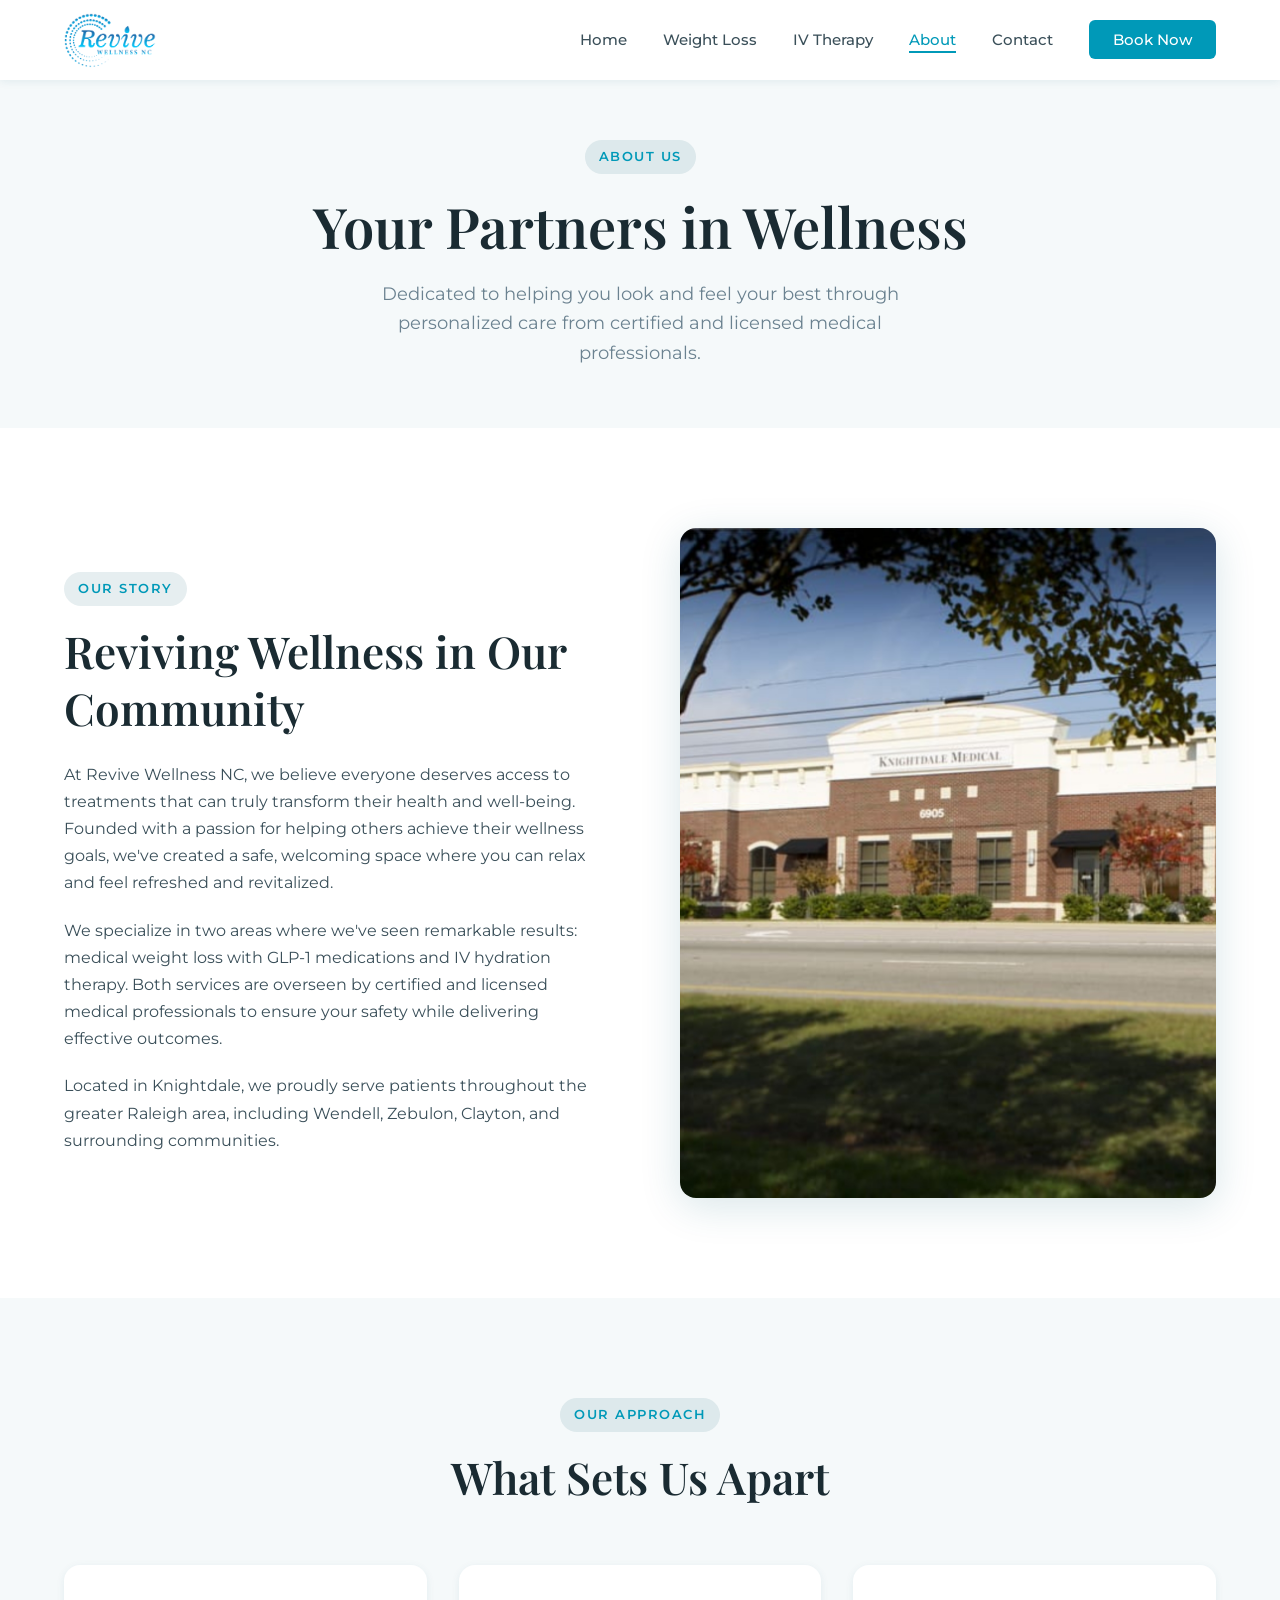
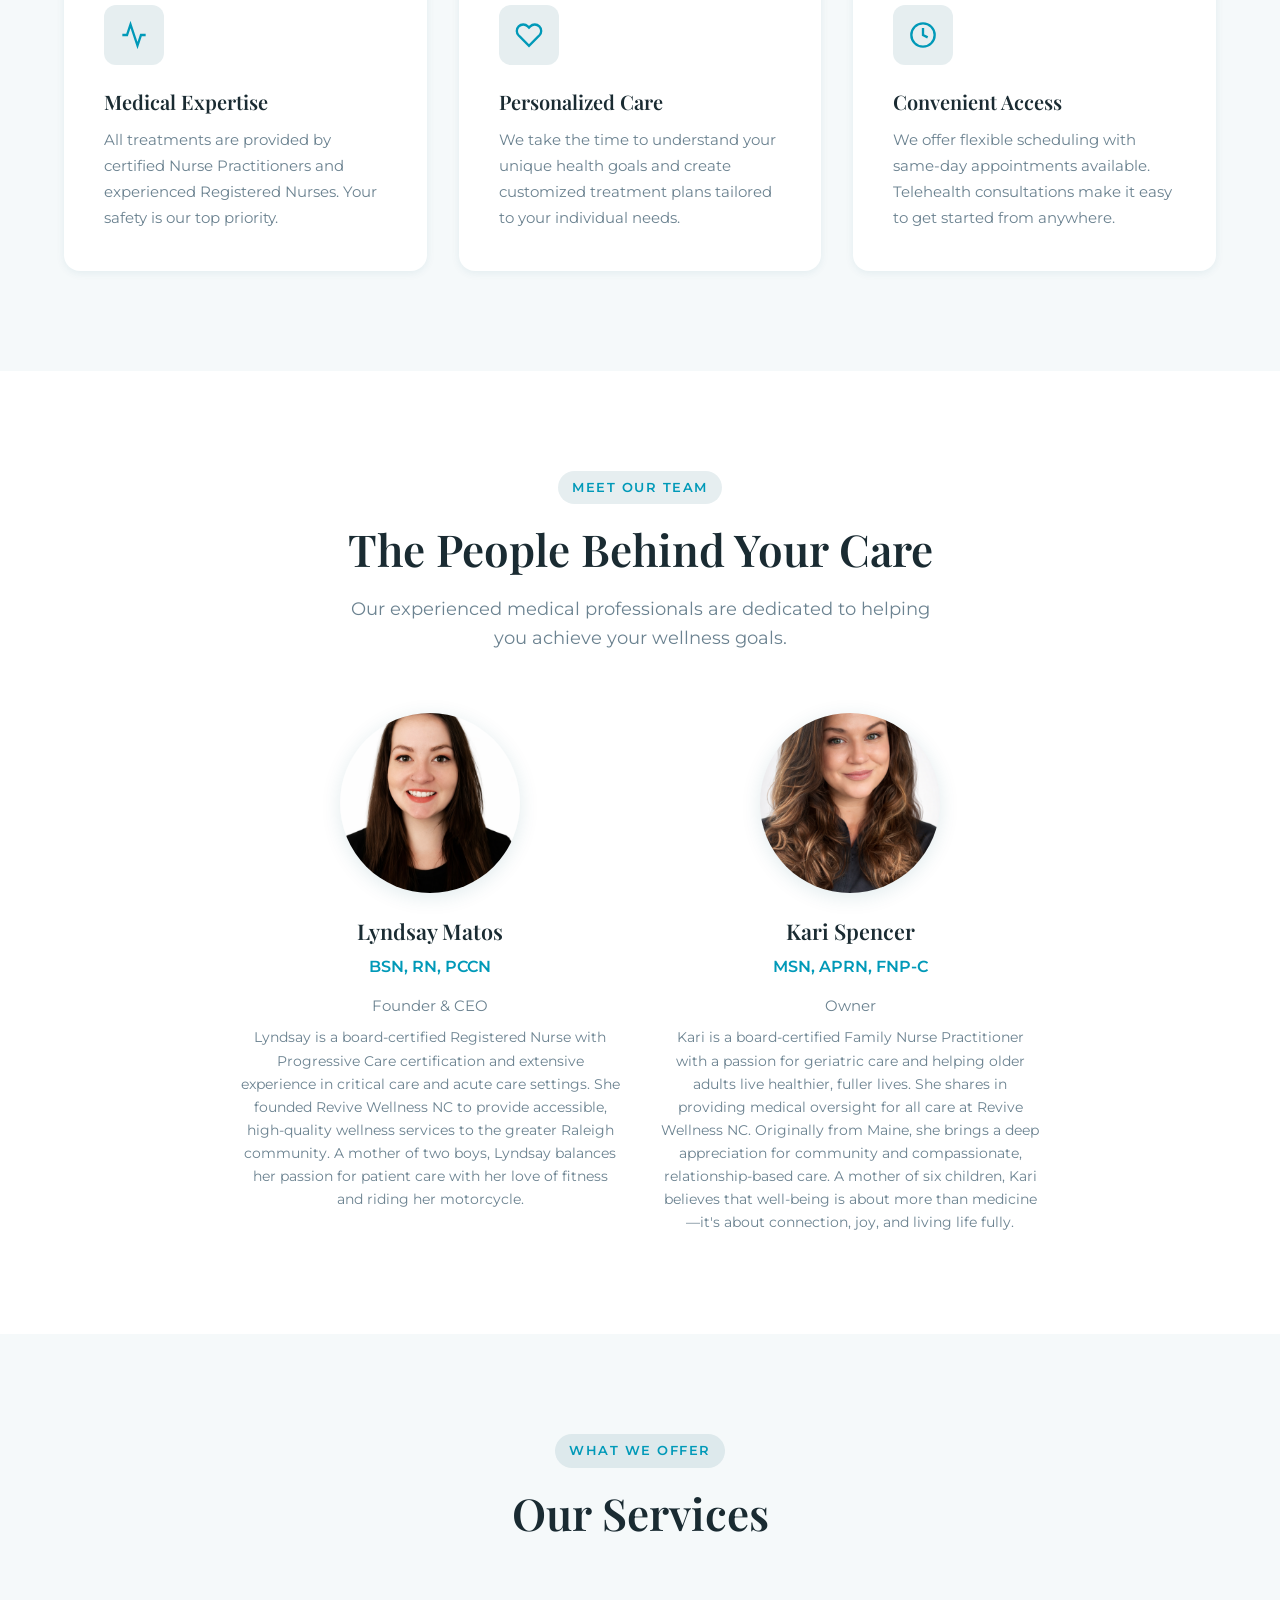
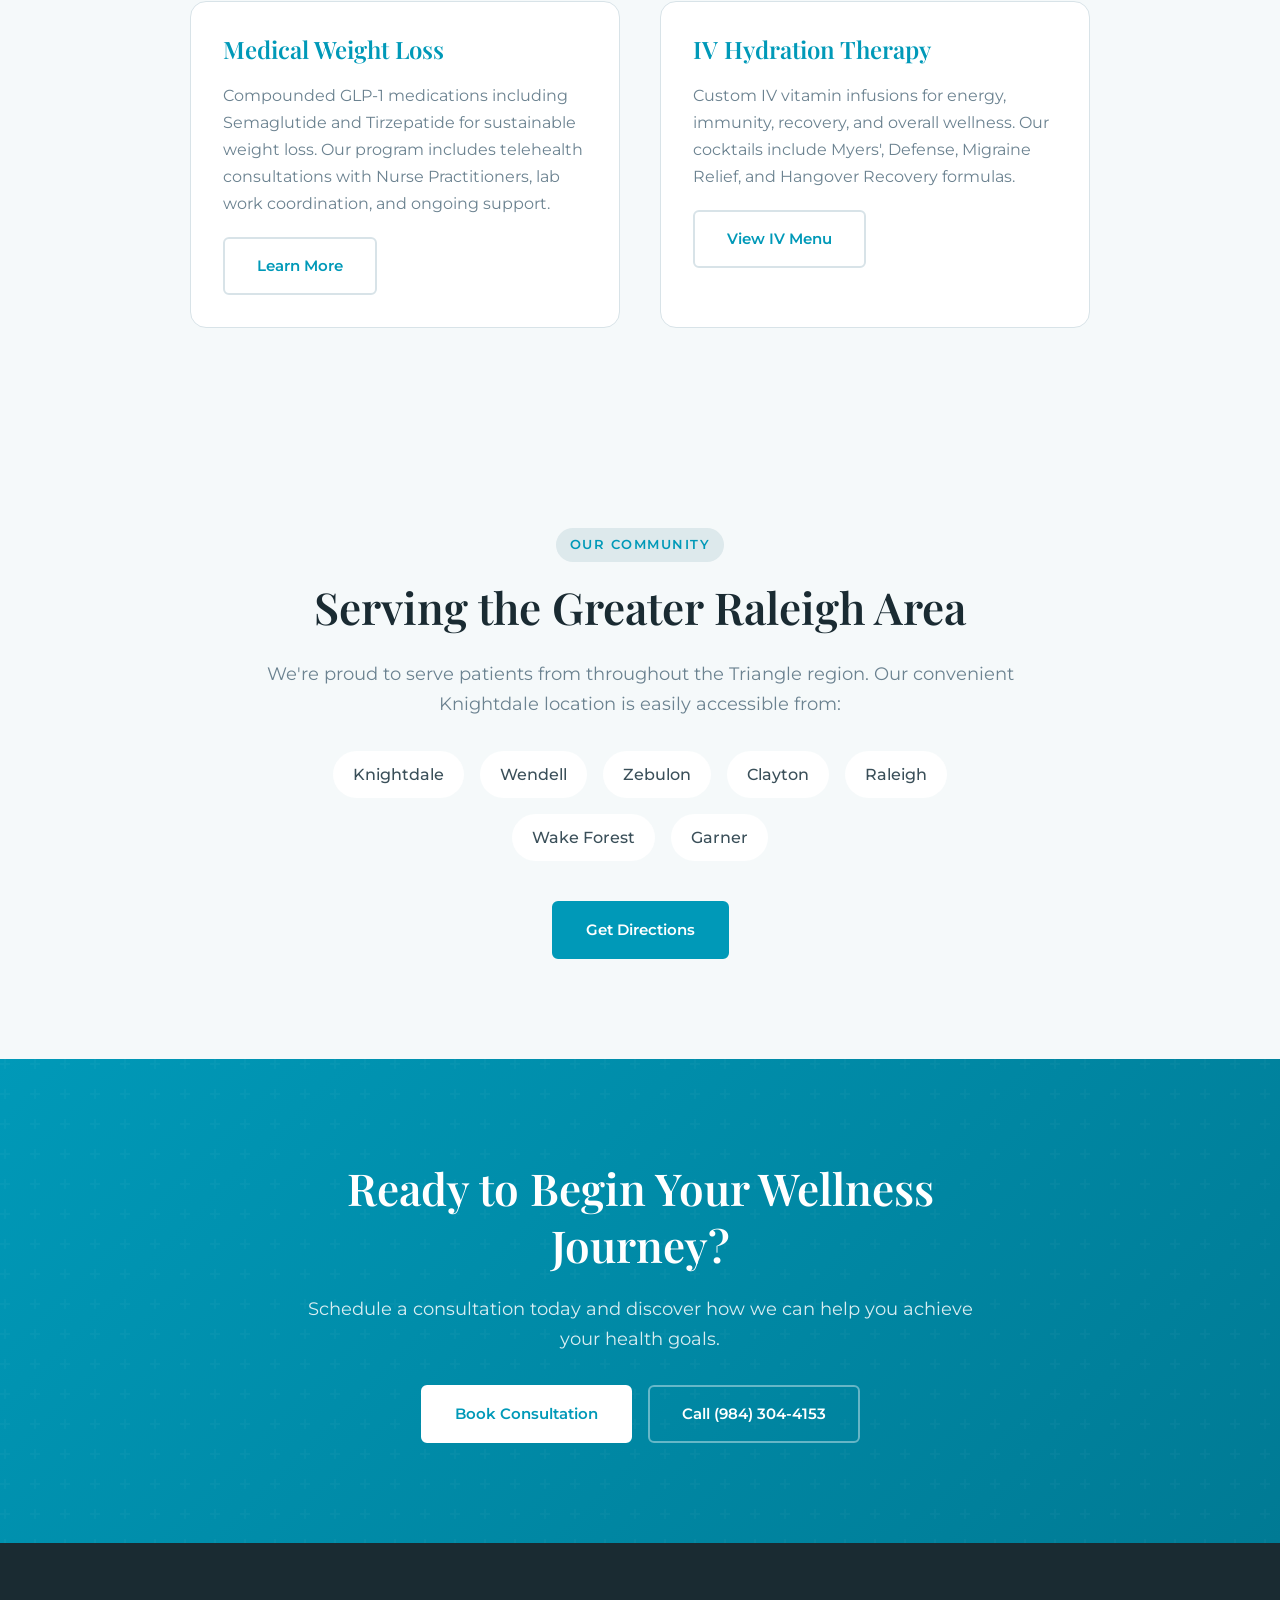
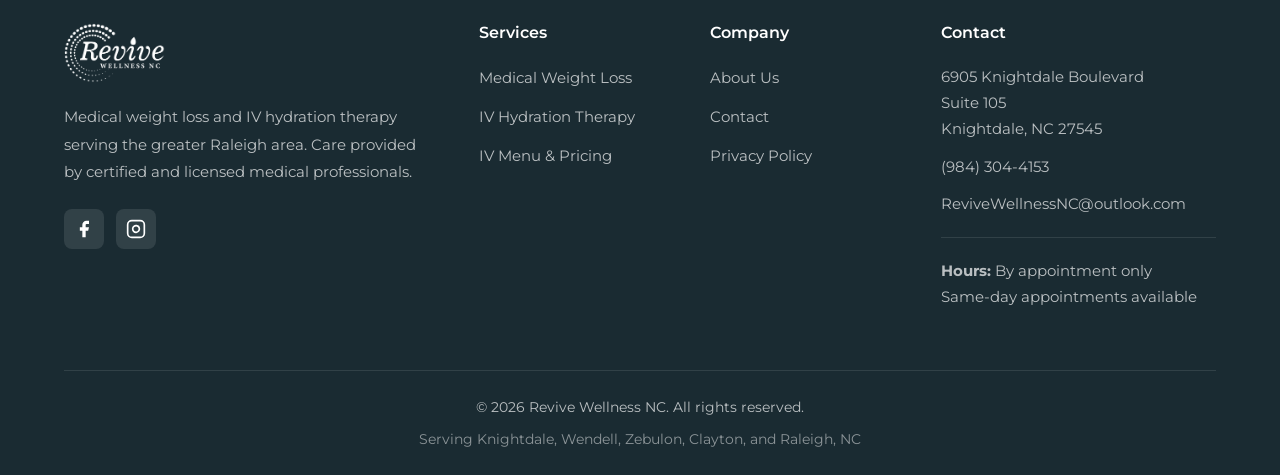
<file: about.html>
<!DOCTYPE html>
<html lang="en">
<head>
    <meta charset="UTF-8">
    <meta name="viewport" content="width=device-width, initial-scale=1.0">
    <title>About Us | Revive Wellness NC | Knightdale, NC</title>
    <meta name="description" content="Learn about Revive Wellness NC, your trusted medical weight loss and IV hydration therapy clinic in Knightdale, NC. Meet our team and discover our mission.">
    <link rel="preconnect" href="https://fonts.googleapis.com">
    <link rel="preconnect" href="https://fonts.gstatic.com" crossorigin>
    <link href="https://fonts.googleapis.com/css2?family=Montserrat:wght@300;400;500;600;700&family=Playfair+Display:wght@400;500;600;700&display=swap" rel="stylesheet">
    <link rel="stylesheet" href="styles.css">
</head>
<body>
    <!-- Navigation -->
    <nav class="navbar">
        <div class="nav-container">
            <a href="index.html" class="logo">
                <img src="logo.png" alt="Revive Wellness NC" class="logo-img">
            </a>
            <button class="nav-toggle" aria-label="Toggle navigation">
                <span></span>
                <span></span>
                <span></span>
            </button>
            <ul class="nav-menu">
                <li><a href="index.html">Home</a></li>
                <li><a href="weight-loss.html">Weight Loss</a></li>
                <li><a href="iv-therapy.html">IV Therapy</a></li>
                <li><a href="about.html" class="active">About</a></li>
                <li><a href="contact.html">Contact</a></li>
                <li><a href="https://intakeq.com/booking/atbauq" class="btn-nav" target="_blank">Book Now</a></li>
            </ul>
        </div>
    </nav>

    <!-- Page Header -->
    <header class="page-header">
        <div class="container">
            <span class="section-badge">About Us</span>
            <h1>Your Partners in Wellness</h1>
            <p>Dedicated to helping you look and feel your best through personalized care from certified and licensed medical professionals.</p>
        </div>
    </header>

    <!-- About Content -->
    <section style="padding: 100px 0;">
        <div class="container">
            <div class="about-grid" style="display: grid; grid-template-columns: 1fr 1fr; gap: 80px; align-items: center;">
                <div>
                    <span class="section-badge">Our Story</span>
                    <h2 style="margin-bottom: 24px;">Reviving Wellness in Our Community</h2>
                    <p style="margin-bottom: 20px; color: var(--text);">At Revive Wellness NC, we believe everyone deserves access to treatments that can truly transform their health and well-being. Founded with a passion for helping others achieve their wellness goals, we've created a safe, welcoming space where you can relax and feel refreshed and revitalized.</p>
                    <p style="margin-bottom: 20px; color: var(--text);">We specialize in two areas where we've seen remarkable results: medical weight loss with GLP-1 medications and IV hydration therapy. Both services are overseen by certified and licensed medical professionals to ensure your safety while delivering effective outcomes.</p>
                    <p style="color: var(--text);">Located in Knightdale, we proudly serve patients throughout the greater Raleigh area, including Wendell, Zebulon, Clayton, and surrounding communities.</p>
                </div>
                <div style="position: relative;">
                    <img src="images/building.jpg" alt="Revive Wellness NC clinic building in Knightdale" style="width: 100%; border-radius: 16px; box-shadow: var(--shadow-lg);">
                </div>
            </div>
        </div>
    </section>

    <!-- Mission & Values -->
    <section style="padding: 100px 0; background: var(--bg-light);">
        <div class="container">
            <div class="section-header">
                <span class="section-badge">Our Approach</span>
                <h2>What Sets Us Apart</h2>
            </div>

            <div style="display: grid; grid-template-columns: repeat(3, 1fr); gap: 32px; margin-top: 48px;">
                <div style="background: var(--white); padding: 40px; border-radius: 16px; box-shadow: var(--shadow-sm);">
                    <div style="width: 60px; height: 60px; background: rgba(11, 93, 111, 0.1); border-radius: 12px; display: flex; align-items: center; justify-content: center; margin-bottom: 24px;">
                        <svg width="28" height="28" viewBox="0 0 24 24" fill="none" stroke="var(--primary)" stroke-width="2"><path d="M22 12h-4l-3 9L9 3l-3 9H2"/></svg>
                    </div>
                    <h3 style="margin-bottom: 12px; font-size: 1.25rem;">Medical Expertise</h3>
                    <p style="color: var(--text-light); font-size: 0.95rem;">All treatments are provided by certified Nurse Practitioners and experienced Registered Nurses. Your safety is our top priority.</p>
                </div>

                <div style="background: var(--white); padding: 40px; border-radius: 16px; box-shadow: var(--shadow-sm);">
                    <div style="width: 60px; height: 60px; background: rgba(11, 93, 111, 0.1); border-radius: 12px; display: flex; align-items: center; justify-content: center; margin-bottom: 24px;">
                        <svg width="28" height="28" viewBox="0 0 24 24" fill="none" stroke="var(--primary)" stroke-width="2"><path d="M20.84 4.61a5.5 5.5 0 0 0-7.78 0L12 5.67l-1.06-1.06a5.5 5.5 0 0 0-7.78 7.78l1.06 1.06L12 21.23l7.78-7.78 1.06-1.06a5.5 5.5 0 0 0 0-7.78z"/></svg>
                    </div>
                    <h3 style="margin-bottom: 12px; font-size: 1.25rem;">Personalized Care</h3>
                    <p style="color: var(--text-light); font-size: 0.95rem;">We take the time to understand your unique health goals and create customized treatment plans tailored to your individual needs.</p>
                </div>

                <div style="background: var(--white); padding: 40px; border-radius: 16px; box-shadow: var(--shadow-sm);">
                    <div style="width: 60px; height: 60px; background: rgba(11, 93, 111, 0.1); border-radius: 12px; display: flex; align-items: center; justify-content: center; margin-bottom: 24px;">
                        <svg width="28" height="28" viewBox="0 0 24 24" fill="none" stroke="var(--primary)" stroke-width="2"><circle cx="12" cy="12" r="10"/><path d="M12 6v6l4 2"/></svg>
                    </div>
                    <h3 style="margin-bottom: 12px; font-size: 1.25rem;">Convenient Access</h3>
                    <p style="color: var(--text-light); font-size: 0.95rem;">We offer flexible scheduling with same-day appointments available. Telehealth consultations make it easy to get started from anywhere.</p>
                </div>
            </div>
        </div>
    </section>

    <!-- Meet Our Team -->
    <section style="padding: 100px 0;">
        <div class="container">
            <div class="section-header">
                <span class="section-badge">Meet Our Team</span>
                <h2>The People Behind Your Care</h2>
                <p>Our experienced medical professionals are dedicated to helping you achieve your wellness goals.</p>
            </div>

            <div class="team-grid" style="display: grid; grid-template-columns: repeat(2, 1fr); gap: 40px; margin-top: 48px; max-width: 800px; margin-left: auto; margin-right: auto;">
                <!-- Lyndsay -->
                <div style="text-align: center;">
                    <div style="width: 180px; height: 180px; border-radius: 50%; overflow: hidden; margin: 0 auto 24px; box-shadow: var(--shadow-md); background: var(--bg-light);">
                        <img src="images/lyndsay.png" alt="Lyndsay Matos, BSN, RN, PCCN" style="width: 100%; height: 100%; object-fit: cover;">
                    </div>
                    <h3 style="margin-bottom: 8px; font-size: 1.35rem;">Lyndsay Matos</h3>
                    <p style="color: var(--primary); font-weight: 600; margin-bottom: 12px;">BSN, RN, PCCN</p>
                    <p style="font-size: 0.95rem; color: var(--text-light); margin-bottom: 8px;">Founder & CEO</p>
                    <p style="font-size: 0.85rem; color: var(--text-light);">Lyndsay is a board-certified Registered Nurse with Progressive Care certification and extensive experience in critical care and acute care settings. She founded Revive Wellness NC to provide accessible, high-quality wellness services to the greater Raleigh community. A mother of two boys, Lyndsay balances her passion for patient care with her love of fitness and riding her motorcycle.</p>
                </div>

                <!-- Kari -->
                <div style="text-align: center;">
                    <div style="width: 180px; height: 180px; border-radius: 50%; overflow: hidden; margin: 0 auto 24px; box-shadow: var(--shadow-md); background: var(--bg-light);">
                        <img src="images/kari.PNG" alt="Kari Spencer, MSN, APRN, FNP-C" style="width: 100%; height: 100%; object-fit: cover;">
                    </div>
                    <h3 style="margin-bottom: 8px; font-size: 1.35rem;">Kari Spencer</h3>
                    <p style="color: var(--primary); font-weight: 600; margin-bottom: 12px;">MSN, APRN, FNP-C</p>
                    <p style="font-size: 0.95rem; color: var(--text-light); margin-bottom: 8px;">Owner</p>
                    <p style="font-size: 0.85rem; color: var(--text-light);">Kari is a board-certified Family Nurse Practitioner with a passion for geriatric care and helping older adults live healthier, fuller lives. She shares in providing medical oversight for all care at Revive Wellness NC. Originally from Maine, she brings a deep appreciation for community and compassionate, relationship-based care. A mother of six children, Kari believes that well-being is about more than medicine—it's about connection, joy, and living life fully.</p>
                </div>
            </div>
        </div>
    </section>

    <!-- Our Services -->
    <section style="padding: 100px 0; background: var(--bg-light);">
        <div class="container">
            <div class="section-header">
                <span class="section-badge">What We Offer</span>
                <h2>Our Services</h2>
            </div>

            <div style="display: grid; grid-template-columns: repeat(2, 1fr); gap: 40px; margin-top: 48px; max-width: 900px; margin-left: auto; margin-right: auto;">
                <div style="padding: 32px; background: var(--white); border: 1px solid var(--border); border-radius: 16px;">
                    <h3 style="color: var(--primary); margin-bottom: 16px;">Medical Weight Loss</h3>
                    <p style="color: var(--text-light); margin-bottom: 20px;">Compounded GLP-1 medications including Semaglutide and Tirzepatide for sustainable weight loss. Our program includes telehealth consultations with Nurse Practitioners, lab work coordination, and ongoing support.</p>
                    <a href="weight-loss.html" class="btn btn-outline">Learn More</a>
                </div>

                <div style="padding: 32px; background: var(--white); border: 1px solid var(--border); border-radius: 16px;">
                    <h3 style="color: var(--primary); margin-bottom: 16px;">IV Hydration Therapy</h3>
                    <p style="color: var(--text-light); margin-bottom: 20px;">Custom IV vitamin infusions for energy, immunity, recovery, and overall wellness. Our cocktails include Myers', Defense, Migraine Relief, and Hangover Recovery formulas.</p>
                    <a href="iv-therapy.html" class="btn btn-outline">View IV Menu</a>
                </div>
            </div>
        </div>
    </section>

    <!-- Community -->
    <section style="padding: 100px 0; background: var(--bg-light);">
        <div class="container" style="max-width: 800px; text-align: center;">
            <span class="section-badge">Our Community</span>
            <h2 style="margin-bottom: 24px;">Serving the Greater Raleigh Area</h2>
            <p style="color: var(--text-light); font-size: 1.1rem; margin-bottom: 32px;">We're proud to serve patients from throughout the Triangle region. Our convenient Knightdale location is easily accessible from:</p>

            <div style="display: flex; flex-wrap: wrap; justify-content: center; gap: 16px; margin-bottom: 40px;">
                <span style="padding: 10px 20px; background: var(--white); border-radius: 30px; font-weight: 500; color: var(--text);">Knightdale</span>
                <span style="padding: 10px 20px; background: var(--white); border-radius: 30px; font-weight: 500; color: var(--text);">Wendell</span>
                <span style="padding: 10px 20px; background: var(--white); border-radius: 30px; font-weight: 500; color: var(--text);">Zebulon</span>
                <span style="padding: 10px 20px; background: var(--white); border-radius: 30px; font-weight: 500; color: var(--text);">Clayton</span>
                <span style="padding: 10px 20px; background: var(--white); border-radius: 30px; font-weight: 500; color: var(--text);">Raleigh</span>
                <span style="padding: 10px 20px; background: var(--white); border-radius: 30px; font-weight: 500; color: var(--text);">Wake Forest</span>
                <span style="padding: 10px 20px; background: var(--white); border-radius: 30px; font-weight: 500; color: var(--text);">Garner</span>
            </div>

            <a href="contact.html" class="btn btn-primary">Get Directions</a>
        </div>
    </section>

    <!-- CTA Section -->
    <section class="cta-section">
        <div class="container">
            <div class="cta-content">
                <h2>Ready to Begin Your Wellness Journey?</h2>
                <p>Schedule a consultation today and discover how we can help you achieve your health goals.</p>
                <div class="cta-buttons">
                    <a href="https://intakeq.com/booking/atbauq" class="btn btn-white" target="_blank">Book Consultation</a>
                    <a href="tel:9843044153" class="btn btn-outline-white">Call (984) 304-4153</a>
                </div>
            </div>
        </div>
    </section>

    <!-- Footer -->
    <footer class="footer">
        <div class="container">
            <div class="footer-grid">
                <div class="footer-brand">
                    <a href="index.html" class="logo">
                        <img src="logo.png" alt="Revive Wellness NC" class="logo-img">
                    </a>
                    <p>Medical weight loss and IV hydration therapy serving the greater Raleigh area. Care provided by certified and licensed medical professionals.</p>
                    <div class="footer-social">
                        <a href="https://www.facebook.com/revivewellnessnc" target="_blank" aria-label="Facebook">
                            <svg viewBox="0 0 24 24" fill="currentColor"><path d="M18 2h-3a5 5 0 0 0-5 5v3H7v4h3v8h4v-8h3l1-4h-4V7a1 1 0 0 1 1-1h3z"/></svg>
                        </a>
                        <a href="https://www.instagram.com/revivewellnessnc" target="_blank" aria-label="Instagram">
                            <svg viewBox="0 0 24 24" fill="none" stroke="currentColor" stroke-width="2"><rect x="2" y="2" width="20" height="20" rx="5"/><path d="M16 11.37A4 4 0 1 1 12.63 8 4 4 0 0 1 16 11.37z"/><line x1="17.5" y1="6.5" x2="17.51" y2="6.5"/></svg>
                        </a>
                    </div>
                </div>
                <div class="footer-links">
                    <h4>Services</h4>
                    <ul>
                        <li><a href="weight-loss.html">Medical Weight Loss</a></li>
                        <li><a href="iv-therapy.html">IV Hydration Therapy</a></li>
                        <li><a href="iv-therapy.html#menu">IV Menu & Pricing</a></li>
                    </ul>
                </div>
                <div class="footer-links">
                    <h4>Company</h4>
                    <ul>
                        <li><a href="about.html">About Us</a></li>
                        <li><a href="contact.html">Contact</a></li>
                        <li><a href="privacy.html">Privacy Policy</a></li>
                    </ul>
                </div>
                <div class="footer-contact">
                    <h4>Contact</h4>
                    <address>
                        <p>6905 Knightdale Boulevard<br>Suite 105<br>Knightdale, NC 27545</p>
                        <p><a href="tel:9843044153">(984) 304-4153</a></p>
                        <p><a href="mailto:ReviveWellnessNC@outlook.com">ReviveWellnessNC@outlook.com</a></p>
                    </address>
                    <p class="hours"><strong>Hours:</strong> By appointment only<br>Same-day appointments available</p>
                </div>
            </div>
            <div class="footer-bottom">
                <p>&copy; 2026 Revive Wellness NC. All rights reserved.</p>
                <p class="footer-areas">Serving Knightdale, Wendell, Zebulon, Clayton, and Raleigh, NC</p>
            </div>
        </div>
    </footer>

    <script src="main.js"></script>
</body>
</html>
</file>
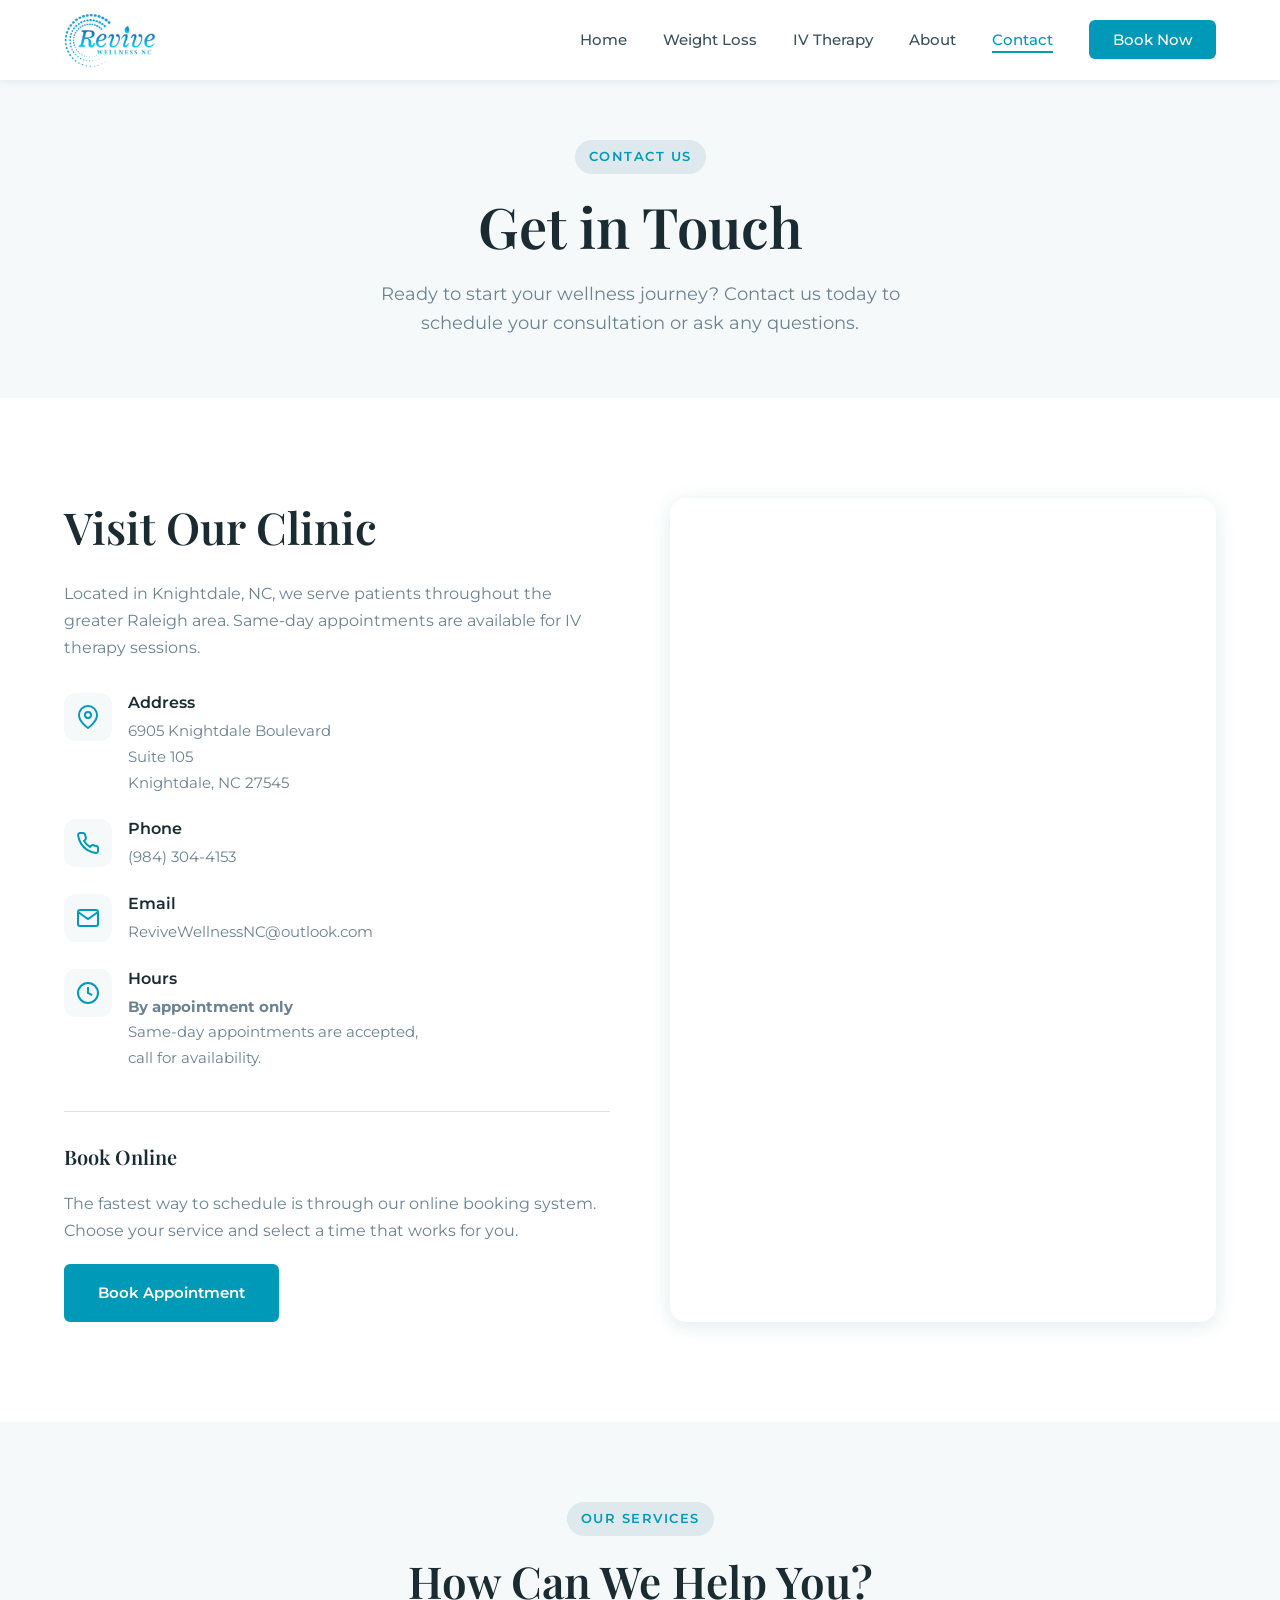
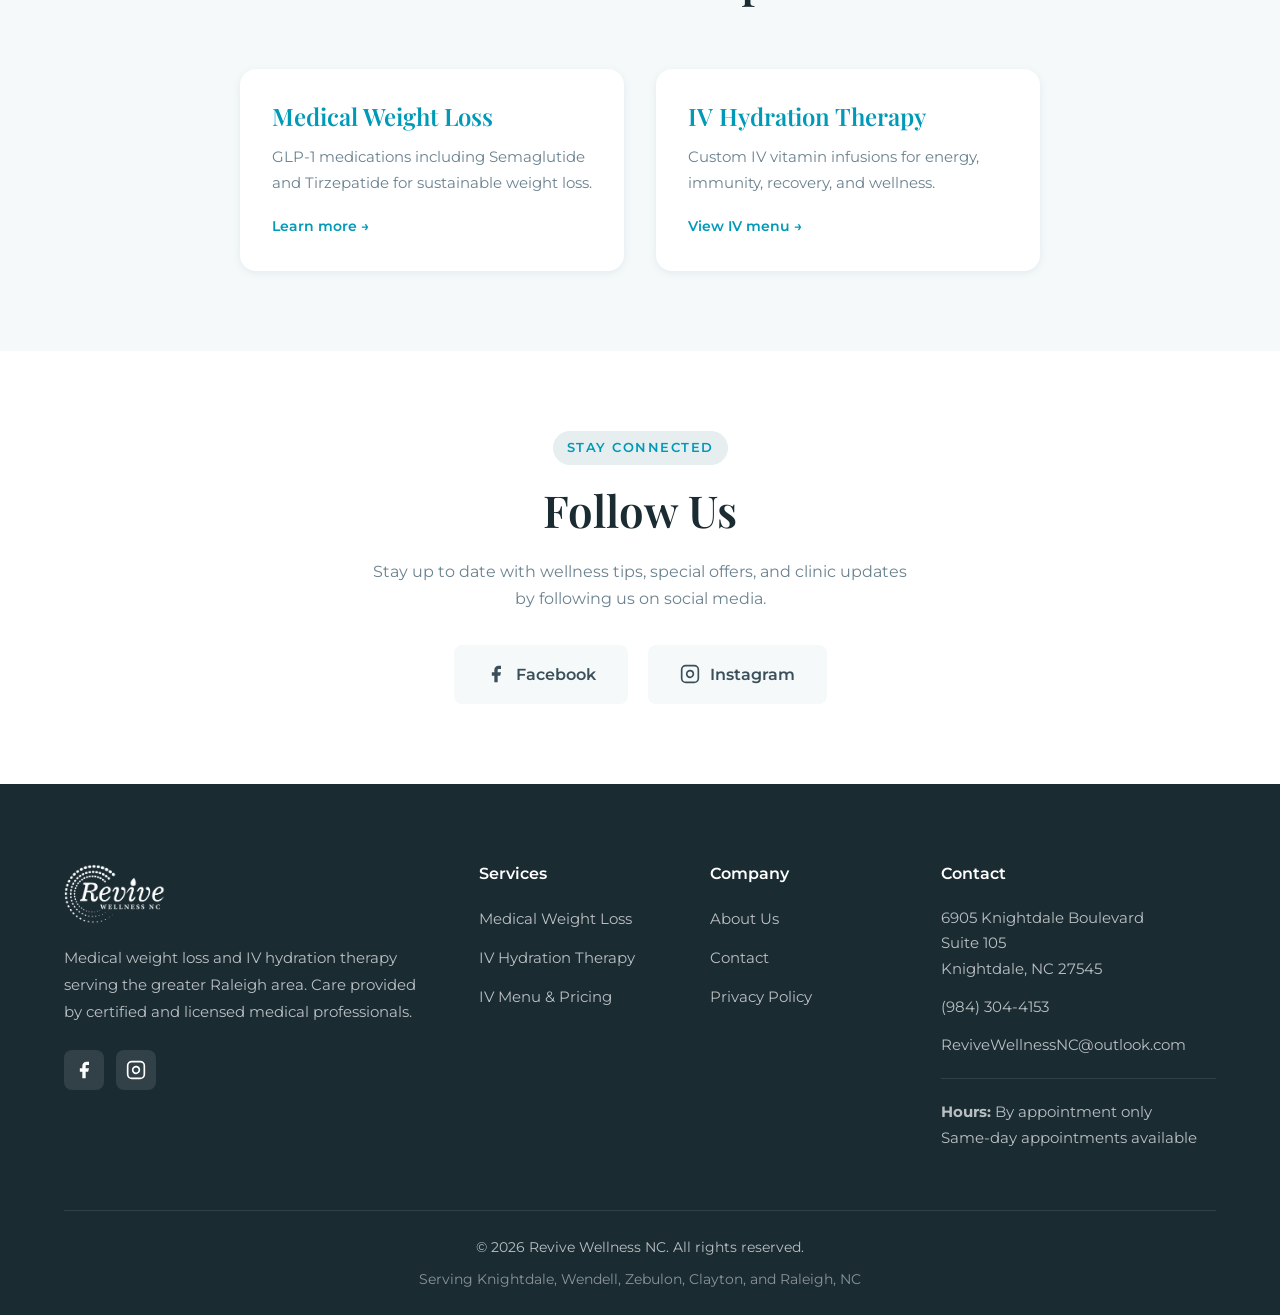
<file: contact.html>
<!DOCTYPE html>
<html lang="en">
<head>
    <meta charset="UTF-8">
    <meta name="viewport" content="width=device-width, initial-scale=1.0">
    <title>Contact Us | Revive Wellness NC | Knightdale, NC</title>
    <meta name="description" content="Contact Revive Wellness NC in Knightdale, NC. Schedule your medical weight loss consultation or IV therapy session. Call (984) 304-4153 or book online.">
    <link rel="preconnect" href="https://fonts.googleapis.com">
    <link rel="preconnect" href="https://fonts.gstatic.com" crossorigin>
    <link href="https://fonts.googleapis.com/css2?family=Montserrat:wght@300;400;500;600;700&family=Playfair+Display:wght@400;500;600;700&display=swap" rel="stylesheet">
    <link rel="stylesheet" href="styles.css">
</head>
<body>
    <!-- Navigation -->
    <nav class="navbar">
        <div class="nav-container">
            <a href="index.html" class="logo">
                <img src="logo.png" alt="Revive Wellness NC" class="logo-img">
            </a>
            <button class="nav-toggle" aria-label="Toggle navigation">
                <span></span>
                <span></span>
                <span></span>
            </button>
            <ul class="nav-menu">
                <li><a href="index.html">Home</a></li>
                <li><a href="weight-loss.html">Weight Loss</a></li>
                <li><a href="iv-therapy.html">IV Therapy</a></li>
                <li><a href="about.html">About</a></li>
                <li><a href="contact.html" class="active">Contact</a></li>
                <li><a href="https://intakeq.com/booking/atbauq" class="btn-nav" target="_blank">Book Now</a></li>
            </ul>
        </div>
    </nav>

    <!-- Page Header -->
    <header class="page-header">
        <div class="container">
            <span class="section-badge">Contact Us</span>
            <h1>Get in Touch</h1>
            <p>Ready to start your wellness journey? Contact us today to schedule your consultation or ask any questions.</p>
        </div>
    </header>

    <!-- Contact Section -->
    <section class="contact-section">
        <div class="container">
            <div class="contact-grid">
                <div class="contact-info">
                    <h2>Visit Our Clinic</h2>
                    <p>Located in Knightdale, NC, we serve patients throughout the greater Raleigh area. Same-day appointments are available for IV therapy sessions.</p>

                    <div class="contact-details">
                        <div class="contact-item">
                            <div class="contact-item-icon">
                                <svg viewBox="0 0 24 24" fill="none" stroke="currentColor" stroke-width="2"><path d="M21 10c0 7-9 13-9 13s-9-6-9-13a9 9 0 0 1 18 0z"/><circle cx="12" cy="10" r="3"/></svg>
                            </div>
                            <div>
                                <h4>Address</h4>
                                <p>6905 Knightdale Boulevard<br>Suite 105<br>Knightdale, NC 27545</p>
                            </div>
                        </div>

                        <div class="contact-item">
                            <div class="contact-item-icon">
                                <svg viewBox="0 0 24 24" fill="none" stroke="currentColor" stroke-width="2"><path d="M22 16.92v3a2 2 0 0 1-2.18 2 19.79 19.79 0 0 1-8.63-3.07 19.5 19.5 0 0 1-6-6 19.79 19.79 0 0 1-3.07-8.67A2 2 0 0 1 4.11 2h3a2 2 0 0 1 2 1.72 12.84 12.84 0 0 0 .7 2.81 2 2 0 0 1-.45 2.11L8.09 9.91a16 16 0 0 0 6 6l1.27-1.27a2 2 0 0 1 2.11-.45 12.84 12.84 0 0 0 2.81.7A2 2 0 0 1 22 16.92z"/></svg>
                            </div>
                            <div>
                                <h4>Phone</h4>
                                <p><a href="tel:9843044153">(984) 304-4153</a></p>
                            </div>
                        </div>

                        <div class="contact-item">
                            <div class="contact-item-icon">
                                <svg viewBox="0 0 24 24" fill="none" stroke="currentColor" stroke-width="2"><path d="M4 4h16c1.1 0 2 .9 2 2v12c0 1.1-.9 2-2 2H4c-1.1 0-2-.9-2-2V6c0-1.1.9-2 2-2z"/><polyline points="22,6 12,13 2,6"/></svg>
                            </div>
                            <div>
                                <h4>Email</h4>
                                <p><a href="mailto:ReviveWellnessNC@outlook.com">ReviveWellnessNC@outlook.com</a></p>
                            </div>
                        </div>

                        <div class="contact-item">
                            <div class="contact-item-icon">
                                <svg viewBox="0 0 24 24" fill="none" stroke="currentColor" stroke-width="2"><circle cx="12" cy="12" r="10"/><polyline points="12 6 12 12 16 14"/></svg>
                            </div>
                            <div>
                                <h4>Hours</h4>
                                <p><strong>By appointment only</strong><br>Same-day appointments are accepted,<br>call for availability.</p>
                            </div>
                        </div>
                    </div>

                    <div style="margin-top: 40px; padding-top: 32px; border-top: 1px solid var(--border);">
                        <h3 style="margin-bottom: 20px; font-size: 1.25rem;">Book Online</h3>
                        <p style="color: var(--text-light); margin-bottom: 20px;">The fastest way to schedule is through our online booking system. Choose your service and select a time that works for you.</p>
                        <a href="https://intakeq.com/booking/atbauq" class="btn btn-primary" target="_blank">Book Appointment</a>
                    </div>
                </div>

                <div class="contact-map">
                    <iframe
                        src="https://www.google.com/maps/embed?pb=!1m18!1m12!1m3!1d3234.8997741231584!2d-78.49766892346765!3d35.78897467256766!2m3!1f0!2f0!3f0!3m2!1i1024!2i768!4f13.1!3m3!1m2!1s0x89ac5f3bd9d9f0f9%3A0x8c0e6f5c5c5c5c5c!2s6905%20Knightdale%20Blvd%20%23105%2C%20Knightdale%2C%20NC%2027545!5e0!3m2!1sen!2sus!4v1700000000000!5m2!1sen!2sus"
                        width="100%"
                        height="100%"
                        style="border:0; min-height: 500px;"
                        allowfullscreen=""
                        loading="lazy"
                        referrerpolicy="no-referrer-when-downgrade">
                    </iframe>
                </div>
            </div>
        </div>
    </section>

    <!-- Services Quick Links -->
    <section style="padding: 80px 0; background: var(--bg-light);">
        <div class="container">
            <div class="section-header">
                <span class="section-badge">Our Services</span>
                <h2>How Can We Help You?</h2>
            </div>

            <div style="display: grid; grid-template-columns: repeat(2, 1fr); gap: 32px; max-width: 800px; margin: 40px auto 0;">
                <a href="weight-loss.html" style="display: block; padding: 32px; background: var(--white); border-radius: 16px; text-decoration: none; transition: var(--transition); box-shadow: var(--shadow-sm);" onmouseover="this.style.transform='translateY(-4px)'; this.style.boxShadow='var(--shadow-md)';" onmouseout="this.style.transform='none'; this.style.boxShadow='var(--shadow-sm)';">
                    <h3 style="color: var(--primary); margin-bottom: 12px;">Medical Weight Loss</h3>
                    <p style="color: var(--text-light); margin-bottom: 16px; font-size: 0.95rem;">GLP-1 medications including Semaglutide and Tirzepatide for sustainable weight loss.</p>
                    <span style="color: var(--primary); font-weight: 600; font-size: 0.9rem;">Learn more &rarr;</span>
                </a>

                <a href="iv-therapy.html" style="display: block; padding: 32px; background: var(--white); border-radius: 16px; text-decoration: none; transition: var(--transition); box-shadow: var(--shadow-sm);" onmouseover="this.style.transform='translateY(-4px)'; this.style.boxShadow='var(--shadow-md)';" onmouseout="this.style.transform='none'; this.style.boxShadow='var(--shadow-sm)';">
                    <h3 style="color: var(--primary); margin-bottom: 12px;">IV Hydration Therapy</h3>
                    <p style="color: var(--text-light); margin-bottom: 16px; font-size: 0.95rem;">Custom IV vitamin infusions for energy, immunity, recovery, and wellness.</p>
                    <span style="color: var(--primary); font-weight: 600; font-size: 0.9rem;">View IV menu &rarr;</span>
                </a>
            </div>
        </div>
    </section>

    <!-- Follow Us -->
    <section style="padding: 80px 0;">
        <div class="container" style="text-align: center; max-width: 600px;">
            <span class="section-badge">Stay Connected</span>
            <h2 style="margin-bottom: 20px;">Follow Us</h2>
            <p style="color: var(--text-light); margin-bottom: 32px;">Stay up to date with wellness tips, special offers, and clinic updates by following us on social media.</p>

            <div style="display: flex; justify-content: center; gap: 20px;">
                <a href="https://www.facebook.com/revivewellnessnc" target="_blank" style="display: flex; align-items: center; gap: 10px; padding: 16px 32px; background: var(--bg-light); border-radius: 8px; color: var(--text); font-weight: 600; transition: var(--transition);" onmouseover="this.style.background='var(--primary)'; this.style.color='white';" onmouseout="this.style.background='var(--bg-light)'; this.style.color='var(--text)';">
                    <svg width="20" height="20" viewBox="0 0 24 24" fill="currentColor"><path d="M18 2h-3a5 5 0 0 0-5 5v3H7v4h3v8h4v-8h3l1-4h-4V7a1 1 0 0 1 1-1h3z"/></svg>
                    Facebook
                </a>
                <a href="https://www.instagram.com/revivewellnessnc" target="_blank" style="display: flex; align-items: center; gap: 10px; padding: 16px 32px; background: var(--bg-light); border-radius: 8px; color: var(--text); font-weight: 600; transition: var(--transition);" onmouseover="this.style.background='var(--primary)'; this.style.color='white';" onmouseout="this.style.background='var(--bg-light)'; this.style.color='var(--text)';">
                    <svg width="20" height="20" viewBox="0 0 24 24" fill="none" stroke="currentColor" stroke-width="2"><rect x="2" y="2" width="20" height="20" rx="5"/><path d="M16 11.37A4 4 0 1 1 12.63 8 4 4 0 0 1 16 11.37z"/><line x1="17.5" y1="6.5" x2="17.51" y2="6.5"/></svg>
                    Instagram
                </a>
            </div>
        </div>
    </section>

    <!-- Footer -->
    <footer class="footer">
        <div class="container">
            <div class="footer-grid">
                <div class="footer-brand">
                    <a href="index.html" class="logo">
                        <img src="logo.png" alt="Revive Wellness NC" class="logo-img">
                    </a>
                    <p>Medical weight loss and IV hydration therapy serving the greater Raleigh area. Care provided by certified and licensed medical professionals.</p>
                    <div class="footer-social">
                        <a href="https://www.facebook.com/revivewellnessnc" target="_blank" aria-label="Facebook">
                            <svg viewBox="0 0 24 24" fill="currentColor"><path d="M18 2h-3a5 5 0 0 0-5 5v3H7v4h3v8h4v-8h3l1-4h-4V7a1 1 0 0 1 1-1h3z"/></svg>
                        </a>
                        <a href="https://www.instagram.com/revivewellnessnc" target="_blank" aria-label="Instagram">
                            <svg viewBox="0 0 24 24" fill="none" stroke="currentColor" stroke-width="2"><rect x="2" y="2" width="20" height="20" rx="5"/><path d="M16 11.37A4 4 0 1 1 12.63 8 4 4 0 0 1 16 11.37z"/><line x1="17.5" y1="6.5" x2="17.51" y2="6.5"/></svg>
                        </a>
                    </div>
                </div>
                <div class="footer-links">
                    <h4>Services</h4>
                    <ul>
                        <li><a href="weight-loss.html">Medical Weight Loss</a></li>
                        <li><a href="iv-therapy.html">IV Hydration Therapy</a></li>
                        <li><a href="iv-therapy.html#menu">IV Menu & Pricing</a></li>
                    </ul>
                </div>
                <div class="footer-links">
                    <h4>Company</h4>
                    <ul>
                        <li><a href="about.html">About Us</a></li>
                        <li><a href="contact.html">Contact</a></li>
                        <li><a href="privacy.html">Privacy Policy</a></li>
                    </ul>
                </div>
                <div class="footer-contact">
                    <h4>Contact</h4>
                    <address>
                        <p>6905 Knightdale Boulevard<br>Suite 105<br>Knightdale, NC 27545</p>
                        <p><a href="tel:9843044153">(984) 304-4153</a></p>
                        <p><a href="mailto:ReviveWellnessNC@outlook.com">ReviveWellnessNC@outlook.com</a></p>
                    </address>
                    <p class="hours"><strong>Hours:</strong> By appointment only<br>Same-day appointments available</p>
                </div>
            </div>
            <div class="footer-bottom">
                <p>&copy; 2026 Revive Wellness NC. All rights reserved.</p>
                <p class="footer-areas">Serving Knightdale, Wendell, Zebulon, Clayton, and Raleigh, NC</p>
            </div>
        </div>
    </footer>

    <script src="main.js"></script>
</body>
</html>
</file>
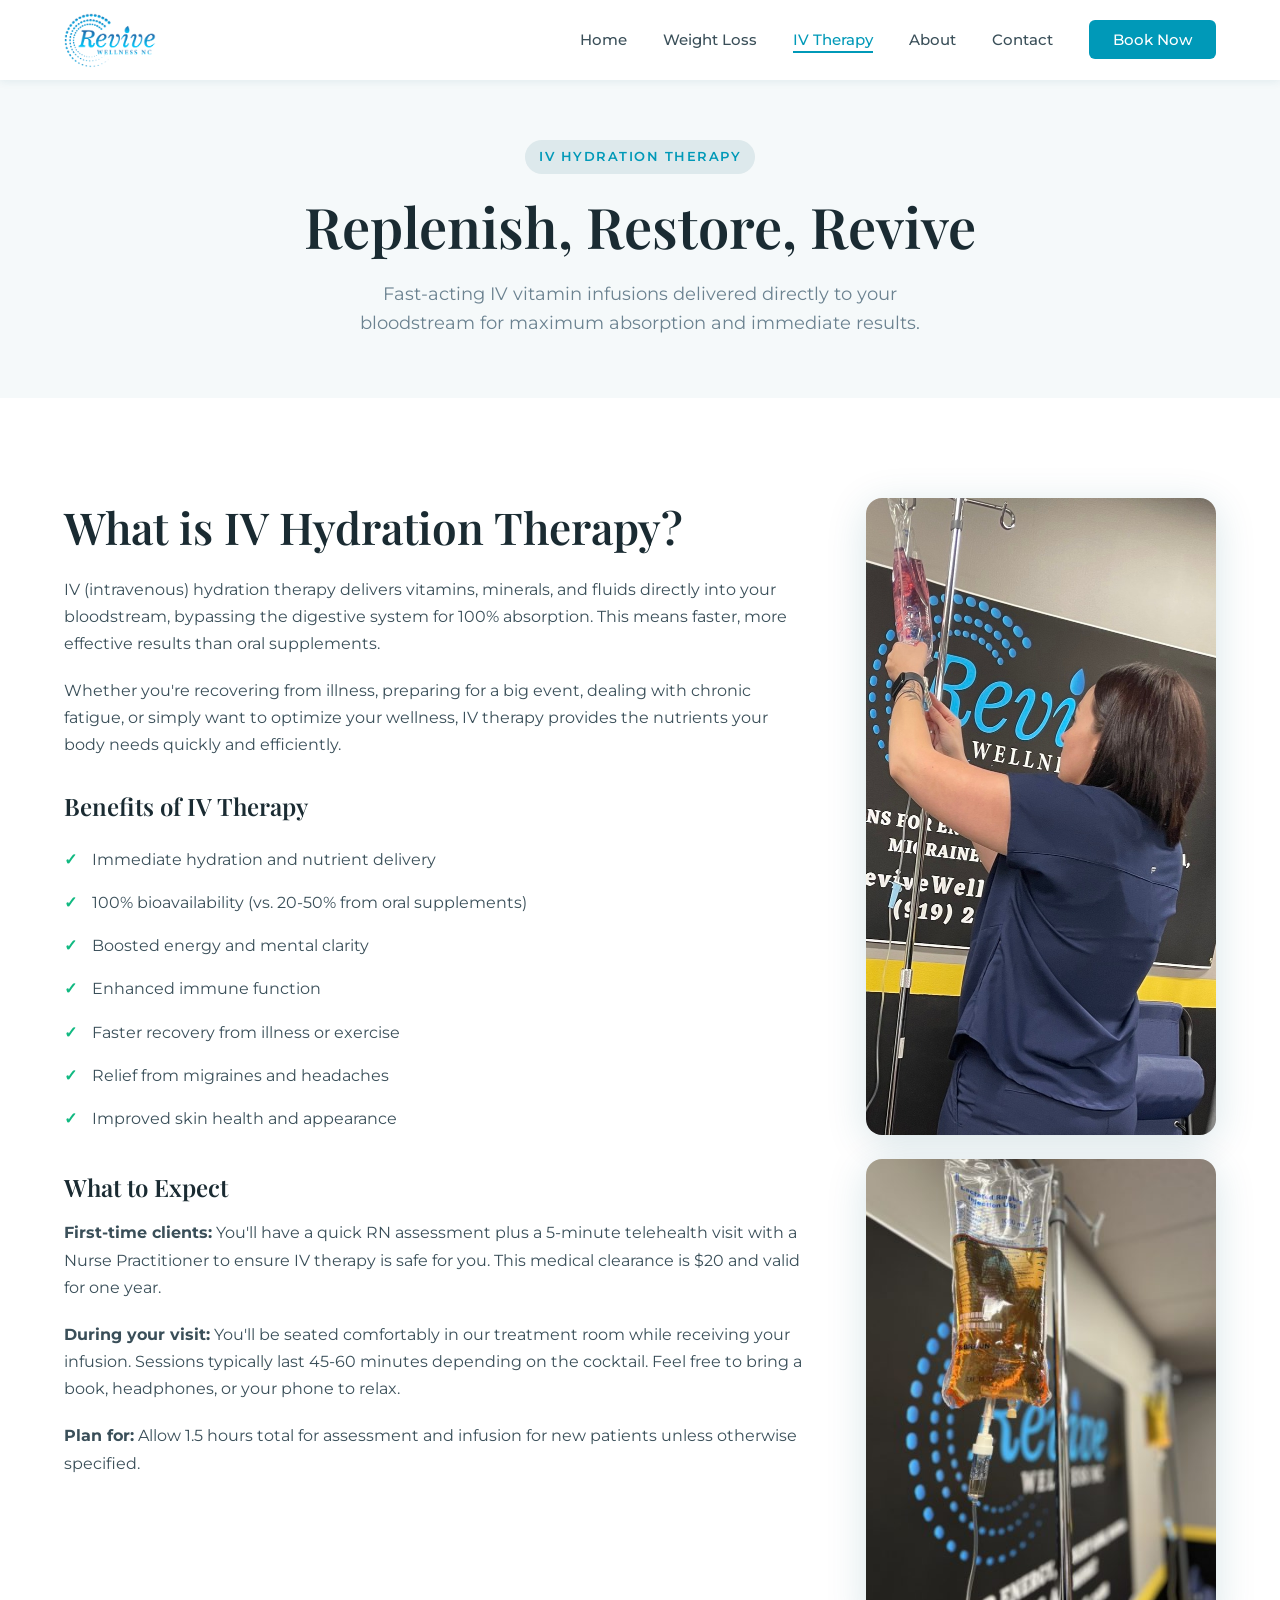
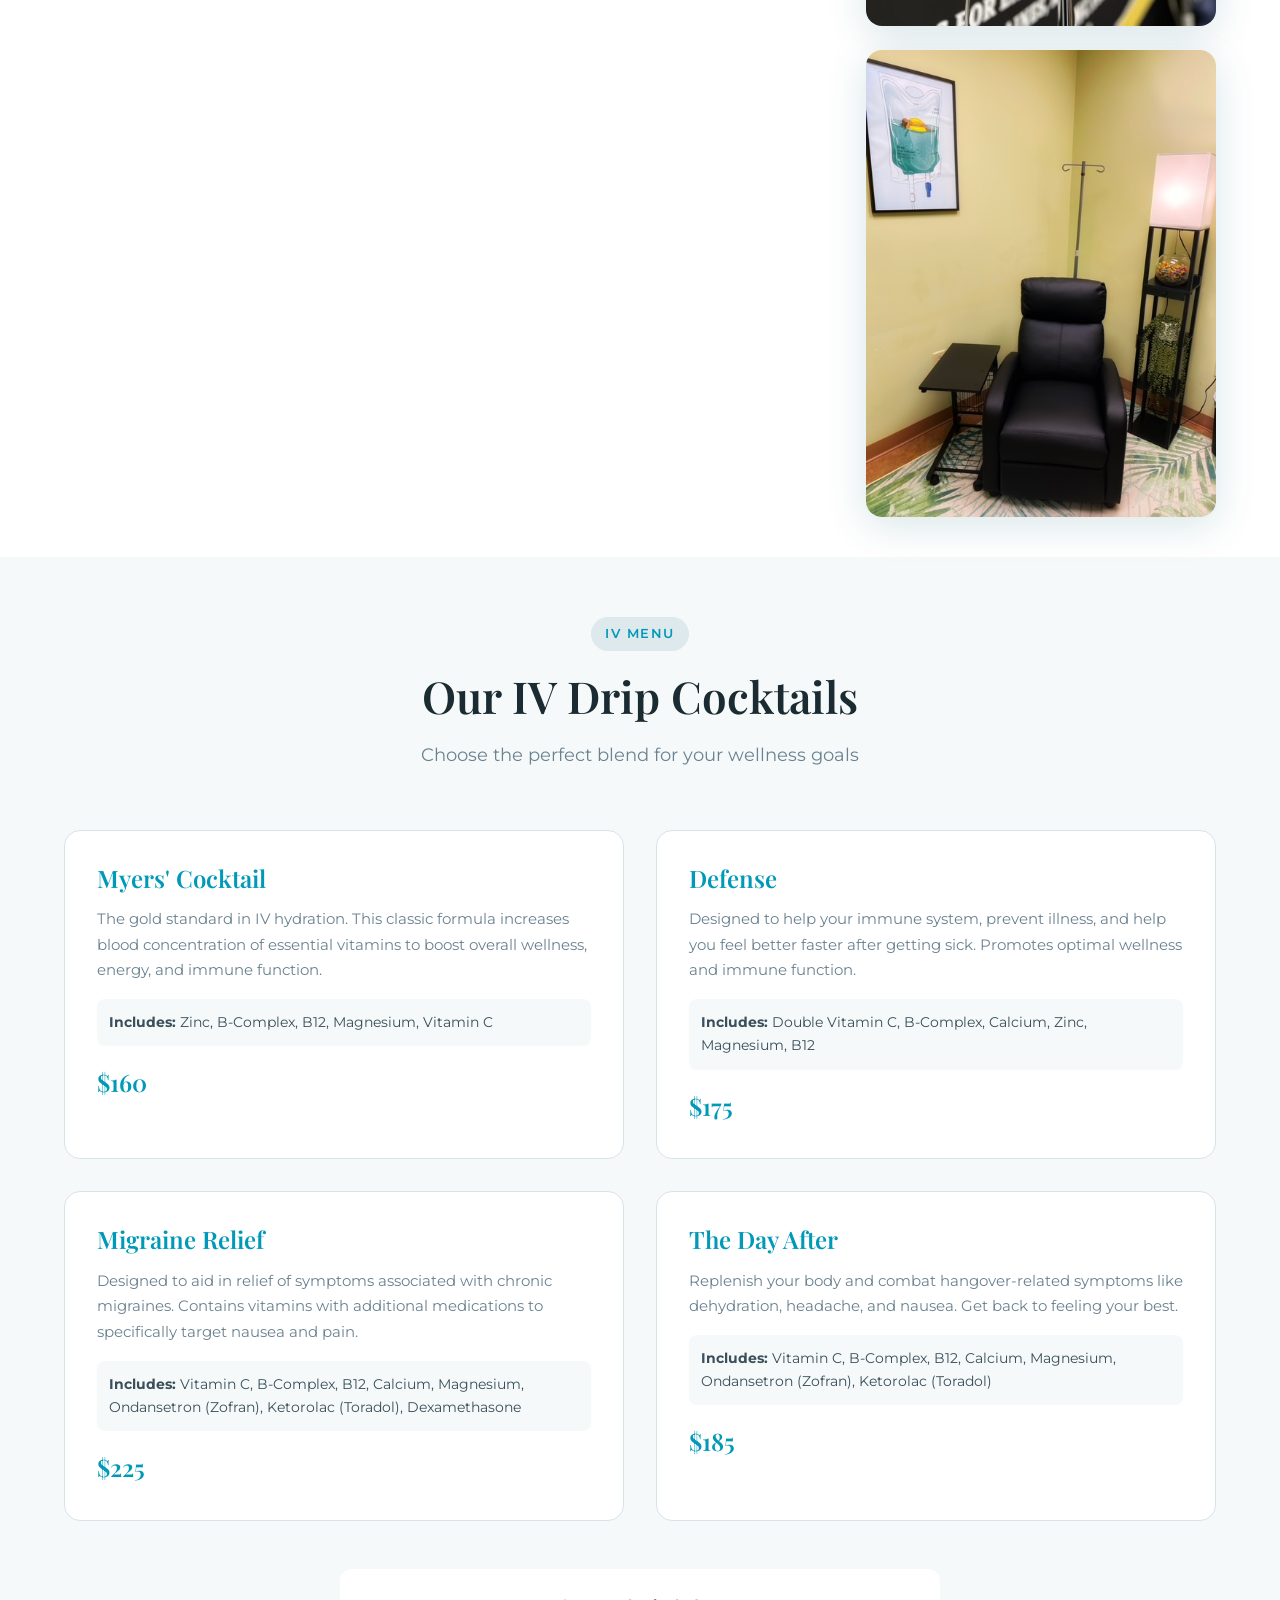
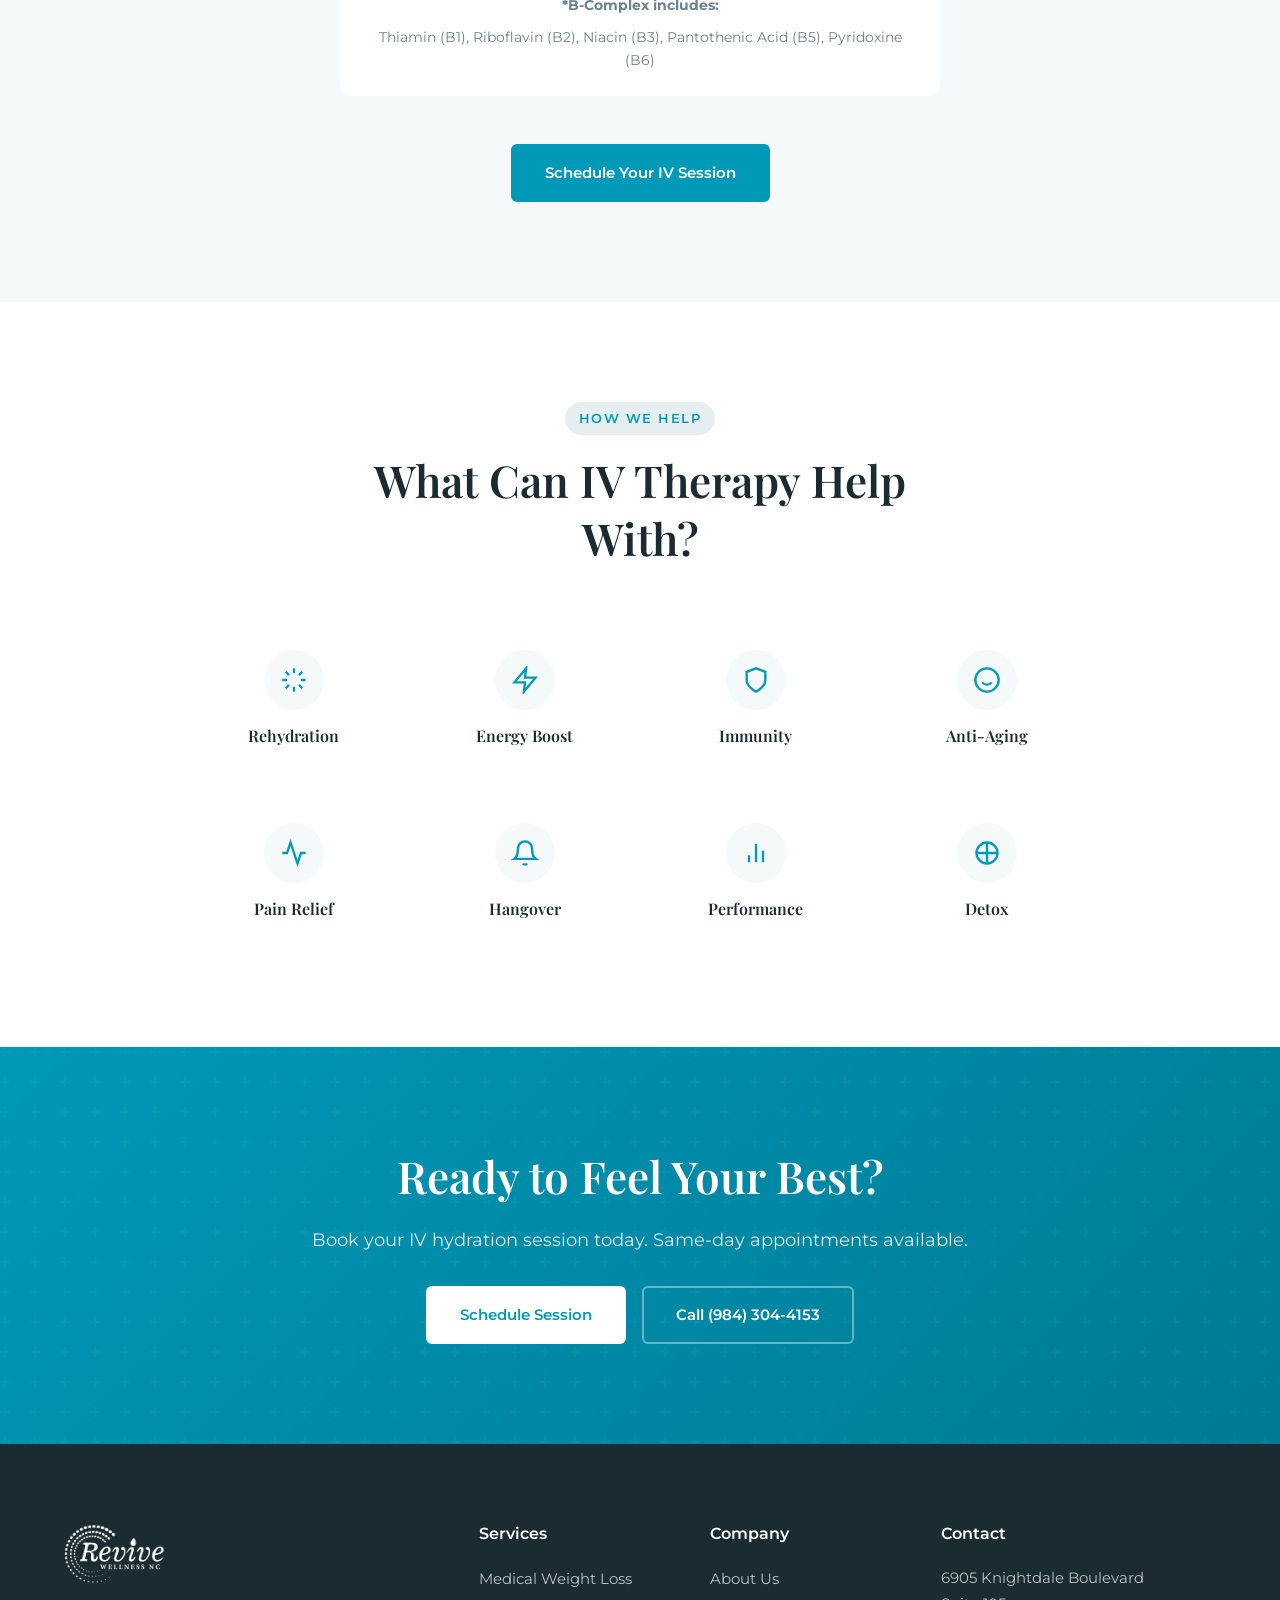
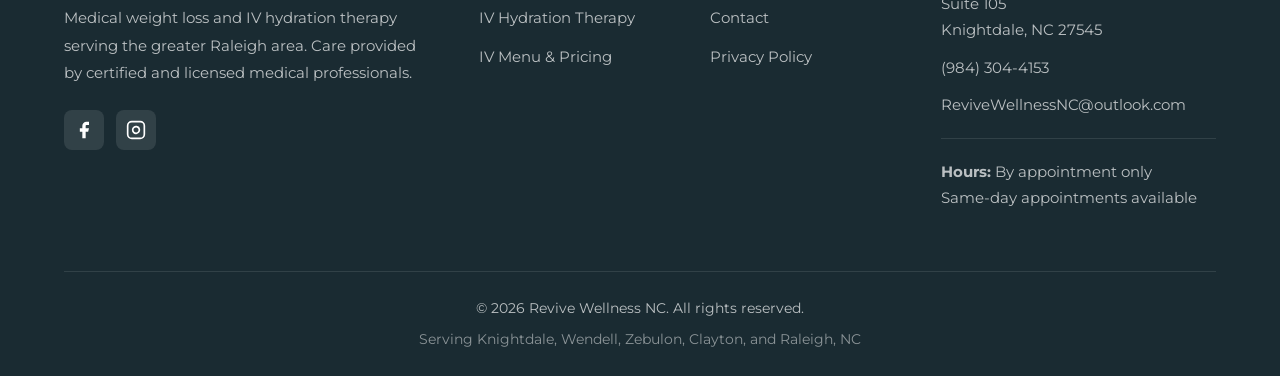
<file: iv-therapy.html>
<!DOCTYPE html>
<html lang="en">
<head>
    <meta charset="UTF-8">
    <meta name="viewport" content="width=device-width, initial-scale=1.0">
    <title>IV Hydration Therapy | Vitamin Infusions | Revive Wellness NC</title>
    <meta name="description" content="IV hydration therapy and vitamin infusions in Knightdale, NC. Myers' Cocktail, immune defense, migraine relief, and hangover recovery. Treatments starting at $160.">
    <link rel="preconnect" href="https://fonts.googleapis.com">
    <link rel="preconnect" href="https://fonts.gstatic.com" crossorigin>
    <link href="https://fonts.googleapis.com/css2?family=Montserrat:wght@300;400;500;600;700&family=Playfair+Display:wght@400;500;600;700&display=swap" rel="stylesheet">
    <link rel="stylesheet" href="styles.css">
</head>
<body>
    <!-- Navigation -->
    <nav class="navbar">
        <div class="nav-container">
            <a href="index.html" class="logo">
                <img src="logo.png" alt="Revive Wellness NC" class="logo-img">
            </a>
            <button class="nav-toggle" aria-label="Toggle navigation">
                <span></span>
                <span></span>
                <span></span>
            </button>
            <ul class="nav-menu">
                <li><a href="index.html">Home</a></li>
                <li><a href="weight-loss.html">Weight Loss</a></li>
                <li><a href="iv-therapy.html" class="active">IV Therapy</a></li>
                <li><a href="about.html">About</a></li>
                <li><a href="contact.html">Contact</a></li>
                <li><a href="https://intakeq.com/booking/atbauq" class="btn-nav" target="_blank">Book Now</a></li>
            </ul>
        </div>
    </nav>

    <!-- Page Header -->
    <header class="page-header">
        <div class="container">
            <span class="section-badge">IV Hydration Therapy</span>
            <h1>Replenish, Restore, Revive</h1>
            <p>Fast-acting IV vitamin infusions delivered directly to your bloodstream for maximum absorption and immediate results.</p>
        </div>
    </header>

    <!-- About IV Therapy -->
    <section class="service-detail" style="padding-bottom: 40px;">
        <div class="container" style="display: grid; grid-template-columns: 1fr 350px; gap: 60px; align-items: start;">
            <div class="service-content">
                <h2>What is IV Hydration Therapy?</h2>
                <p>IV (intravenous) hydration therapy delivers vitamins, minerals, and fluids directly into your bloodstream, bypassing the digestive system for 100% absorption. This means faster, more effective results than oral supplements.</p>

                <p>Whether you're recovering from illness, preparing for a big event, dealing with chronic fatigue, or simply want to optimize your wellness, IV therapy provides the nutrients your body needs quickly and efficiently.</p>

                <h3 style="margin-top: 32px; margin-bottom: 16px;">Benefits of IV Therapy</h3>
                <ul>
                    <li>Immediate hydration and nutrient delivery</li>
                    <li>100% bioavailability (vs. 20-50% from oral supplements)</li>
                    <li>Boosted energy and mental clarity</li>
                    <li>Enhanced immune function</li>
                    <li>Faster recovery from illness or exercise</li>
                    <li>Relief from migraines and headaches</li>
                    <li>Improved skin health and appearance</li>
                </ul>

                <h3 style="margin-top: 32px; margin-bottom: 16px;">What to Expect</h3>
                <p><strong>First-time clients:</strong> You'll have a quick RN assessment plus a 5-minute telehealth visit with a Nurse Practitioner to ensure IV therapy is safe for you. This medical clearance is $20 and valid for one year.</p>

                <p><strong>During your visit:</strong> You'll be seated comfortably in our treatment room while receiving your infusion. Sessions typically last 45-60 minutes depending on the cocktail. Feel free to bring a book, headphones, or your phone to relax.</p>

                <p><strong>Plan for:</strong> Allow 1.5 hours total for assessment and infusion for new patients unless otherwise specified.</p>
            </div>
            <div style="position: sticky; top: 100px;">
                <img src="images/iv-treatment.jpg" alt="Lyndsay administering IV therapy to a patient" style="width: 100%; border-radius: 16px; box-shadow: var(--shadow-lg);">
                <img src="images/iv-bag.jpg" alt="IV hydration therapy bag" style="width: 100%; border-radius: 16px; box-shadow: var(--shadow-lg); margin-top: 24px;">
                <img src="images/clinic-room.jpg" alt="Revive Wellness NC treatment room" style="width: 100%; border-radius: 16px; box-shadow: var(--shadow-lg); margin-top: 24px;">
            </div>
        </div>
    </section>

    <!-- IV Menu -->
    <section id="menu" style="padding: 60px 0 100px; background: var(--bg-light);">
        <div class="container">
            <div class="section-header">
                <span class="section-badge">IV Menu</span>
                <h2>Our IV Drip Cocktails</h2>
                <p>Choose the perfect blend for your wellness goals</p>
            </div>

            <div class="iv-menu-grid">
                <div class="iv-card">
                    <h3>Myers' Cocktail</h3>
                    <p>The gold standard in IV hydration. This classic formula increases blood concentration of essential vitamins to boost overall wellness, energy, and immune function.</p>
                    <div class="ingredients">
                        <strong>Includes:</strong> Zinc, B-Complex, B12, Magnesium, Vitamin C
                    </div>
                    <div class="iv-price">$160</div>
                </div>

                <div class="iv-card">
                    <h3>Defense</h3>
                    <p>Designed to help your immune system, prevent illness, and help you feel better faster after getting sick. Promotes optimal wellness and immune function.</p>
                    <div class="ingredients">
                        <strong>Includes:</strong> Double Vitamin C, B-Complex, Calcium, Zinc, Magnesium, B12
                    </div>
                    <div class="iv-price">$175</div>
                </div>

                <div class="iv-card">
                    <h3>Migraine Relief</h3>
                    <p>Designed to aid in relief of symptoms associated with chronic migraines. Contains vitamins with additional medications to specifically target nausea and pain.</p>
                    <div class="ingredients">
                        <strong>Includes:</strong> Vitamin C, B-Complex, B12, Calcium, Magnesium, Ondansetron (Zofran), Ketorolac (Toradol), Dexamethasone
                    </div>
                    <div class="iv-price">$225</div>
                </div>

                <div class="iv-card">
                    <h3>The Day After</h3>
                    <p>Replenish your body and combat hangover-related symptoms like dehydration, headache, and nausea. Get back to feeling your best.</p>
                    <div class="ingredients">
                        <strong>Includes:</strong> Vitamin C, B-Complex, B12, Calcium, Magnesium, Ondansetron (Zofran), Ketorolac (Toradol)
                    </div>
                    <div class="iv-price">$185</div>
                </div>
            </div>

            <div style="margin-top: 48px; padding: 24px; background: var(--white); border-radius: 12px; max-width: 600px; margin-left: auto; margin-right: auto; text-align: center;">
                <p style="margin-bottom: 8px; font-size: 0.9rem; color: var(--text-light);"><strong>*B-Complex includes:</strong></p>
                <p style="margin: 0; font-size: 0.85rem; color: var(--text-light);">Thiamin (B1), Riboflavin (B2), Niacin (B3), Pantothenic Acid (B5), Pyridoxine (B6)</p>
            </div>

            <div style="text-align: center; margin-top: 48px;">
                <a href="https://intakeq.com/booking/atbauq" class="btn btn-primary" target="_blank">Schedule Your IV Session</a>
            </div>
        </div>
    </section>

    <!-- What We Treat -->
    <section style="padding: 100px 0;">
        <div class="container">
            <div class="section-header">
                <span class="section-badge">How We Help</span>
                <h2>What Can IV Therapy Help With?</h2>
            </div>

            <div style="display: grid; grid-template-columns: repeat(4, 1fr); gap: 24px; max-width: 900px; margin: 0 auto;">
                <div style="text-align: center; padding: 24px;">
                    <div style="width: 60px; height: 60px; background: var(--bg-light); border-radius: 50%; display: flex; align-items: center; justify-content: center; margin: 0 auto 16px;">
                        <svg width="28" height="28" viewBox="0 0 24 24" fill="none" stroke="var(--primary)" stroke-width="2"><path d="M12 2v4M12 18v4M4.93 4.93l2.83 2.83M16.24 16.24l2.83 2.83M2 12h4M18 12h4M4.93 19.07l2.83-2.83M16.24 7.76l2.83-2.83"/></svg>
                    </div>
                    <h4 style="font-size: 1rem; margin-bottom: 4px;">Rehydration</h4>
                </div>

                <div style="text-align: center; padding: 24px;">
                    <div style="width: 60px; height: 60px; background: var(--bg-light); border-radius: 50%; display: flex; align-items: center; justify-content: center; margin: 0 auto 16px;">
                        <svg width="28" height="28" viewBox="0 0 24 24" fill="none" stroke="var(--primary)" stroke-width="2"><path d="M13 2L3 14h9l-1 8 10-12h-9l1-8z"/></svg>
                    </div>
                    <h4 style="font-size: 1rem; margin-bottom: 4px;">Energy Boost</h4>
                </div>

                <div style="text-align: center; padding: 24px;">
                    <div style="width: 60px; height: 60px; background: var(--bg-light); border-radius: 50%; display: flex; align-items: center; justify-content: center; margin: 0 auto 16px;">
                        <svg width="28" height="28" viewBox="0 0 24 24" fill="none" stroke="var(--primary)" stroke-width="2"><path d="M12 22s8-4 8-10V5l-8-3-8 3v7c0 6 8 10 8 10z"/></svg>
                    </div>
                    <h4 style="font-size: 1rem; margin-bottom: 4px;">Immunity</h4>
                </div>

                <div style="text-align: center; padding: 24px;">
                    <div style="width: 60px; height: 60px; background: var(--bg-light); border-radius: 50%; display: flex; align-items: center; justify-content: center; margin: 0 auto 16px;">
                        <svg width="28" height="28" viewBox="0 0 24 24" fill="none" stroke="var(--primary)" stroke-width="2"><circle cx="12" cy="12" r="10"/><path d="M8 14s1.5 2 4 2 4-2 4-2M9 9h.01M15 9h.01"/></svg>
                    </div>
                    <h4 style="font-size: 1rem; margin-bottom: 4px;">Anti-Aging</h4>
                </div>

                <div style="text-align: center; padding: 24px;">
                    <div style="width: 60px; height: 60px; background: var(--bg-light); border-radius: 50%; display: flex; align-items: center; justify-content: center; margin: 0 auto 16px;">
                        <svg width="28" height="28" viewBox="0 0 24 24" fill="none" stroke="var(--primary)" stroke-width="2"><path d="M22 12h-4l-3 9L9 3l-3 9H2"/></svg>
                    </div>
                    <h4 style="font-size: 1rem; margin-bottom: 4px;">Pain Relief</h4>
                </div>

                <div style="text-align: center; padding: 24px;">
                    <div style="width: 60px; height: 60px; background: var(--bg-light); border-radius: 50%; display: flex; align-items: center; justify-content: center; margin: 0 auto 16px;">
                        <svg width="28" height="28" viewBox="0 0 24 24" fill="none" stroke="var(--primary)" stroke-width="2"><path d="M18 8A6 6 0 0 0 6 8c0 7-3 9-3 9h18s-3-2-3-9M13.73 21a2 2 0 0 1-3.46 0"/></svg>
                    </div>
                    <h4 style="font-size: 1rem; margin-bottom: 4px;">Hangover</h4>
                </div>

                <div style="text-align: center; padding: 24px;">
                    <div style="width: 60px; height: 60px; background: var(--bg-light); border-radius: 50%; display: flex; align-items: center; justify-content: center; margin: 0 auto 16px;">
                        <svg width="28" height="28" viewBox="0 0 24 24" fill="none" stroke="var(--primary)" stroke-width="2"><path d="M18 20V10M12 20V4M6 20v-6"/></svg>
                    </div>
                    <h4 style="font-size: 1rem; margin-bottom: 4px;">Performance</h4>
                </div>

                <div style="text-align: center; padding: 24px;">
                    <div style="width: 60px; height: 60px; background: var(--bg-light); border-radius: 50%; display: flex; align-items: center; justify-content: center; margin: 0 auto 16px;">
                        <svg width="28" height="28" viewBox="0 0 24 24" fill="none" stroke="var(--primary)" stroke-width="2"><path d="M12 3v18M3 12h18"/><circle cx="12" cy="12" r="9"/></svg>
                    </div>
                    <h4 style="font-size: 1rem; margin-bottom: 4px;">Detox</h4>
                </div>
            </div>
        </div>
    </section>

    <!-- CTA Section -->
    <section class="cta-section">
        <div class="container">
            <div class="cta-content">
                <h2>Ready to Feel Your Best?</h2>
                <p>Book your IV hydration session today. Same-day appointments available.</p>
                <div class="cta-buttons">
                    <a href="https://intakeq.com/booking/atbauq" class="btn btn-white" target="_blank">Schedule Session</a>
                    <a href="tel:9843044153" class="btn btn-outline-white">Call (984) 304-4153</a>
                </div>
            </div>
        </div>
    </section>

    <!-- Footer -->
    <footer class="footer">
        <div class="container">
            <div class="footer-grid">
                <div class="footer-brand">
                    <a href="index.html" class="logo">
                        <img src="logo.png" alt="Revive Wellness NC" class="logo-img">
                    </a>
                    <p>Medical weight loss and IV hydration therapy serving the greater Raleigh area. Care provided by certified and licensed medical professionals.</p>
                    <div class="footer-social">
                        <a href="https://www.facebook.com/revivewellnessnc" target="_blank" aria-label="Facebook">
                            <svg viewBox="0 0 24 24" fill="currentColor"><path d="M18 2h-3a5 5 0 0 0-5 5v3H7v4h3v8h4v-8h3l1-4h-4V7a1 1 0 0 1 1-1h3z"/></svg>
                        </a>
                        <a href="https://www.instagram.com/revivewellnessnc" target="_blank" aria-label="Instagram">
                            <svg viewBox="0 0 24 24" fill="none" stroke="currentColor" stroke-width="2"><rect x="2" y="2" width="20" height="20" rx="5"/><path d="M16 11.37A4 4 0 1 1 12.63 8 4 4 0 0 1 16 11.37z"/><line x1="17.5" y1="6.5" x2="17.51" y2="6.5"/></svg>
                        </a>
                    </div>
                </div>
                <div class="footer-links">
                    <h4>Services</h4>
                    <ul>
                        <li><a href="weight-loss.html">Medical Weight Loss</a></li>
                        <li><a href="iv-therapy.html">IV Hydration Therapy</a></li>
                        <li><a href="iv-therapy.html#menu">IV Menu & Pricing</a></li>
                    </ul>
                </div>
                <div class="footer-links">
                    <h4>Company</h4>
                    <ul>
                        <li><a href="about.html">About Us</a></li>
                        <li><a href="contact.html">Contact</a></li>
                        <li><a href="privacy.html">Privacy Policy</a></li>
                    </ul>
                </div>
                <div class="footer-contact">
                    <h4>Contact</h4>
                    <address>
                        <p>6905 Knightdale Boulevard<br>Suite 105<br>Knightdale, NC 27545</p>
                        <p><a href="tel:9843044153">(984) 304-4153</a></p>
                        <p><a href="mailto:ReviveWellnessNC@outlook.com">ReviveWellnessNC@outlook.com</a></p>
                    </address>
                    <p class="hours"><strong>Hours:</strong> By appointment only<br>Same-day appointments available</p>
                </div>
            </div>
            <div class="footer-bottom">
                <p>&copy; 2026 Revive Wellness NC. All rights reserved.</p>
                <p class="footer-areas">Serving Knightdale, Wendell, Zebulon, Clayton, and Raleigh, NC</p>
            </div>
        </div>
    </footer>

    <script src="main.js"></script>
</body>
</html>
</file>
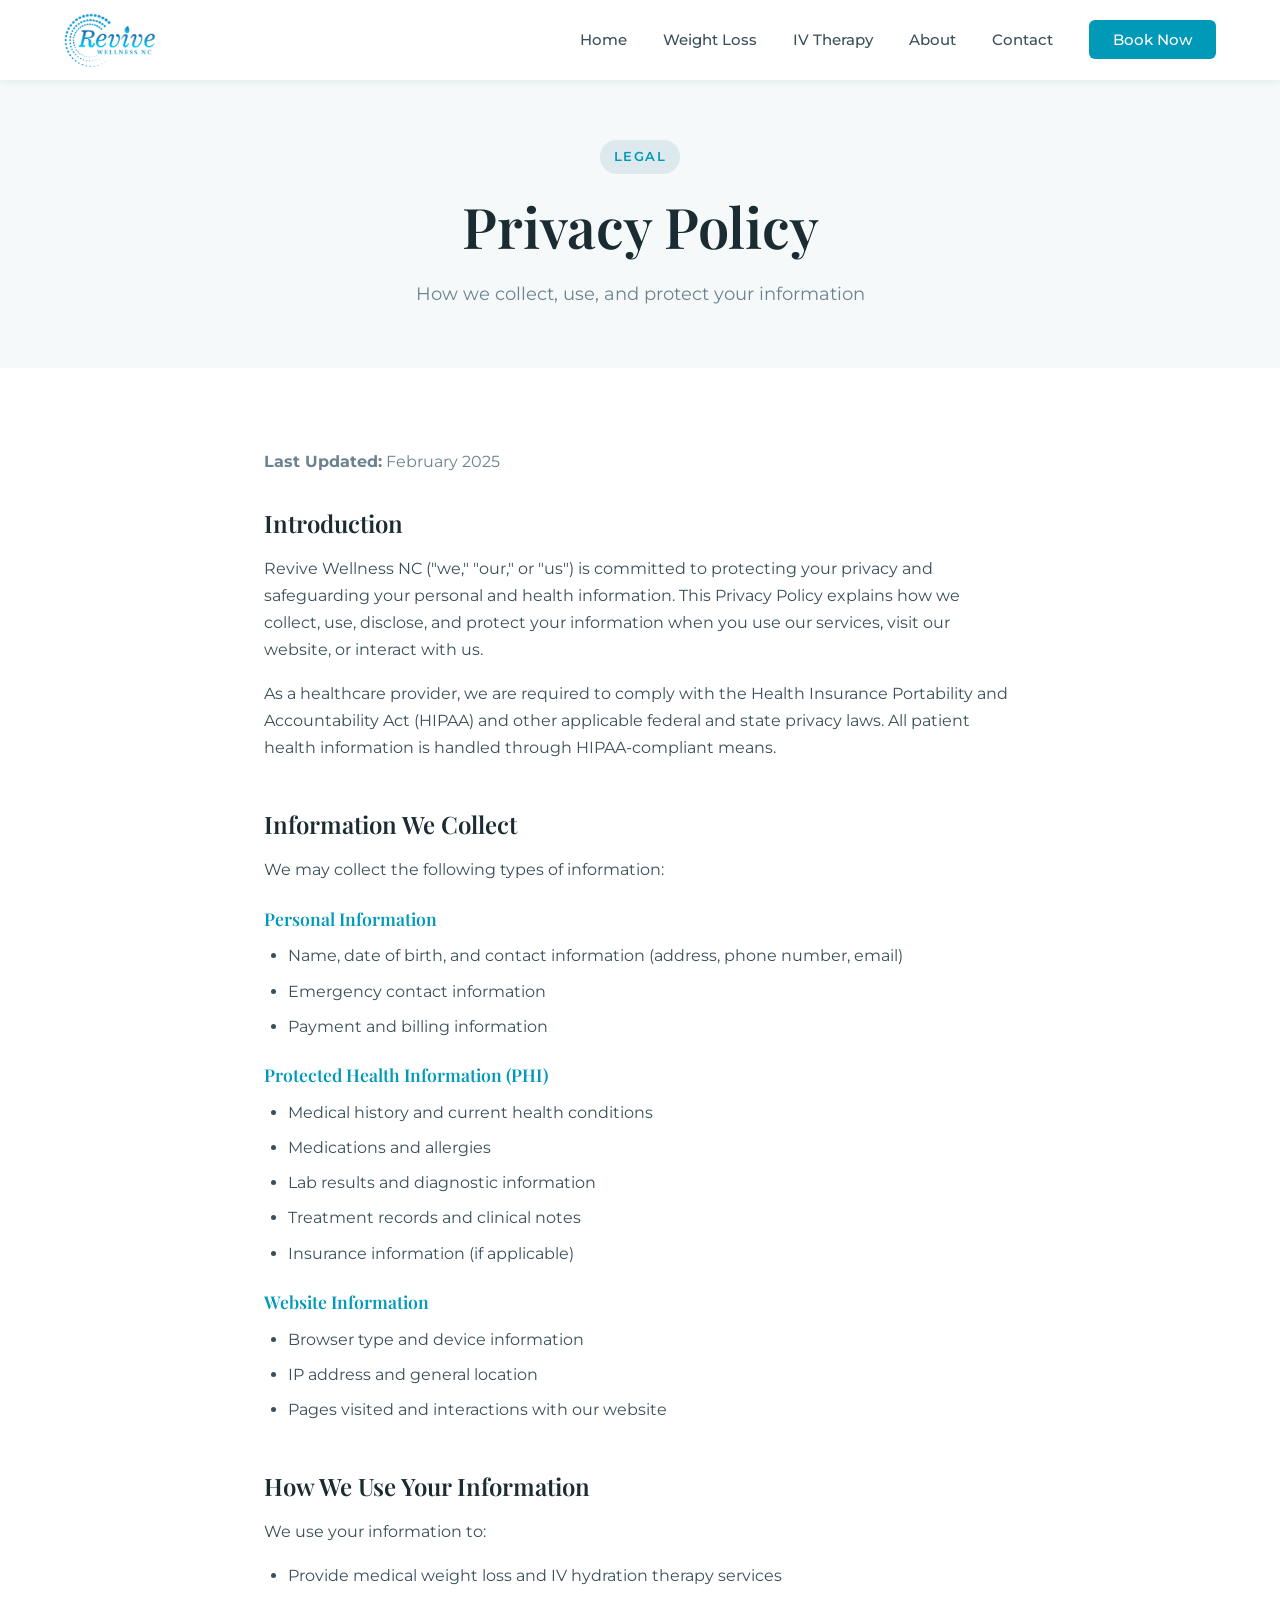
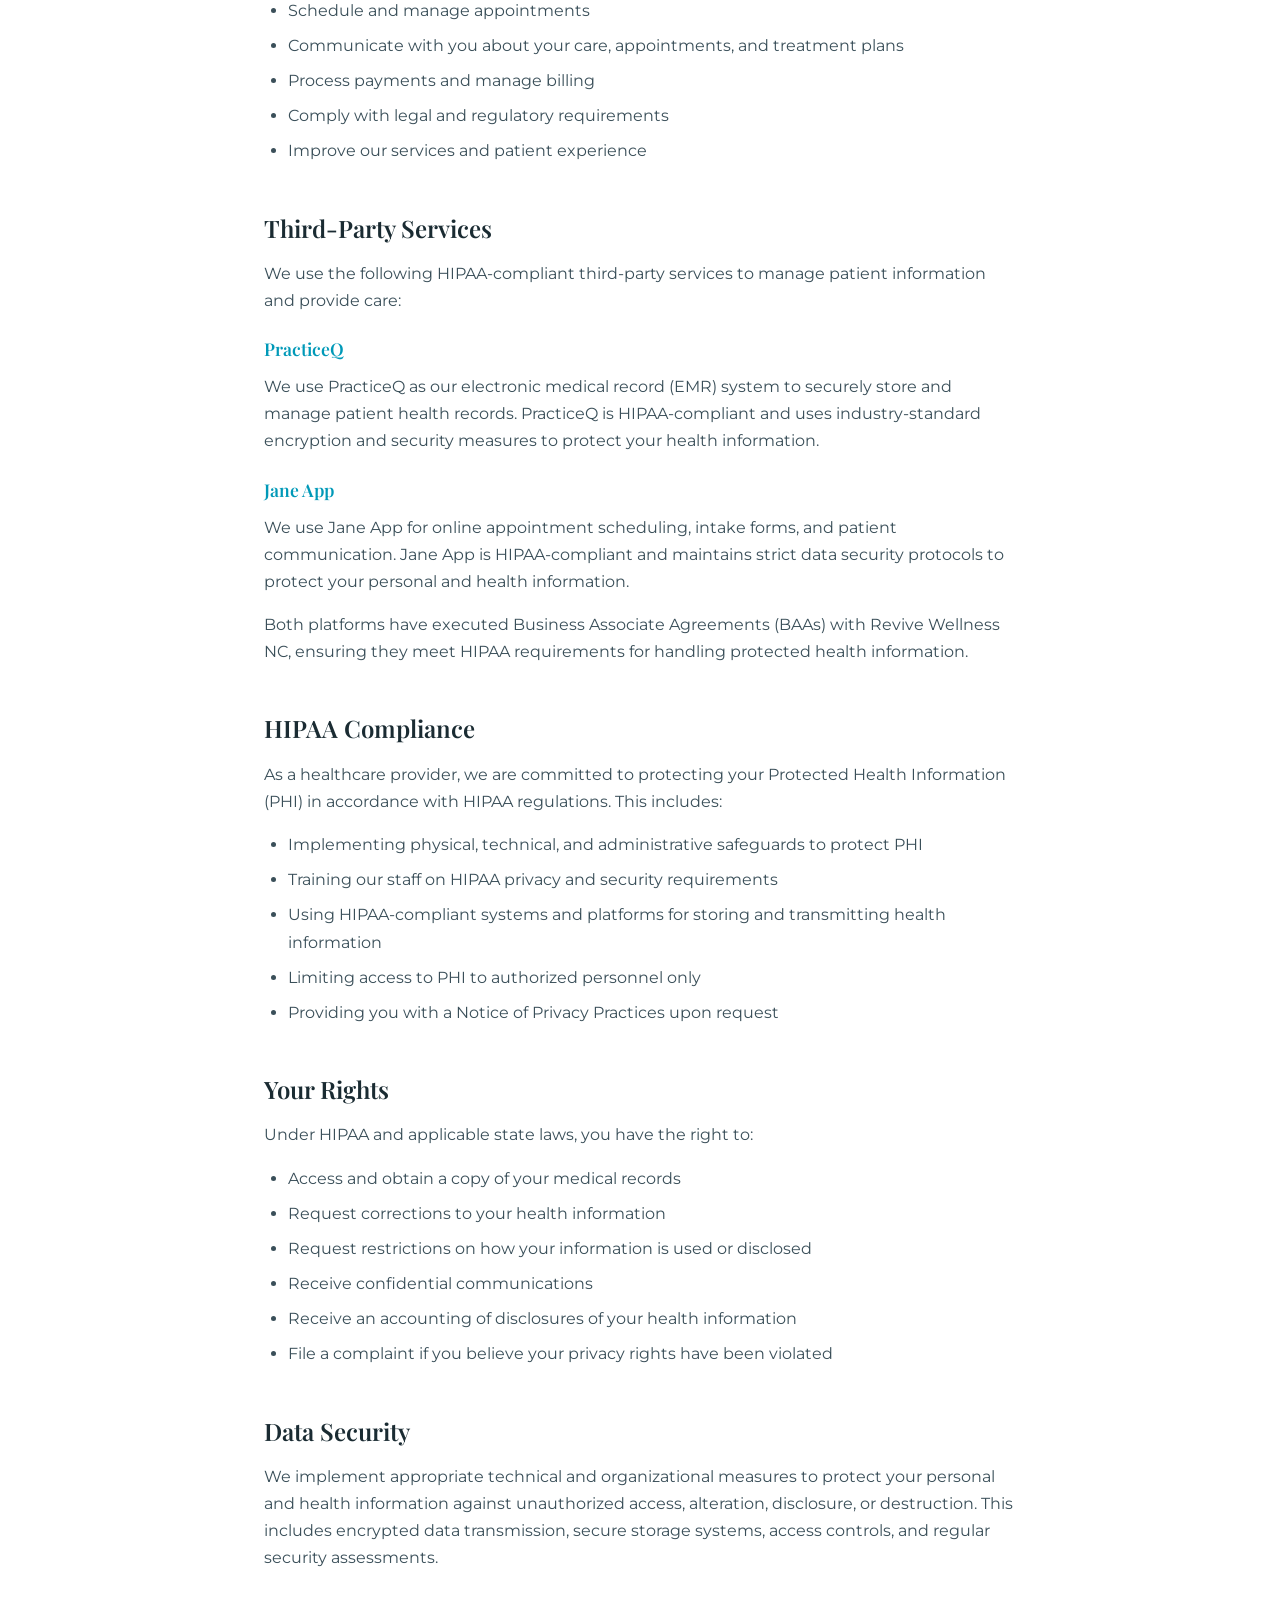
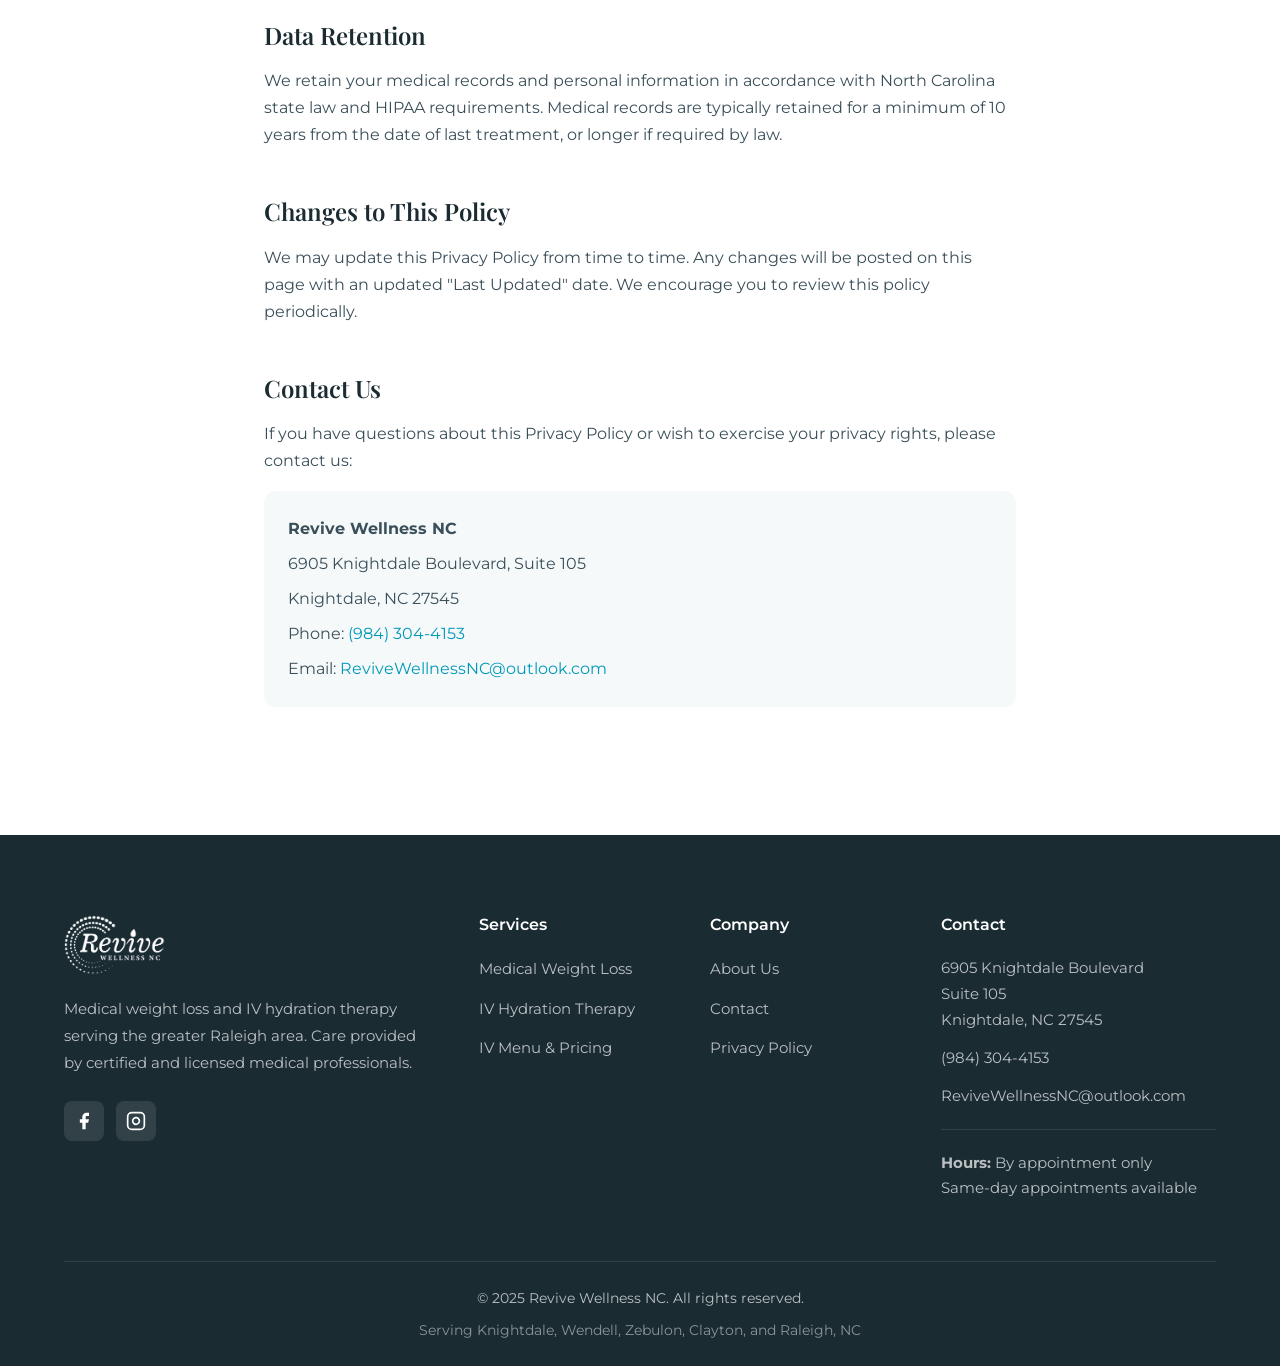
<file: privacy.html>
<!DOCTYPE html>
<html lang="en">
<head>
    <meta charset="UTF-8">
    <meta name="viewport" content="width=device-width, initial-scale=1.0">
    <title>Privacy Policy | Revive Wellness NC</title>
    <meta name="description" content="Privacy Policy for Revive Wellness NC. Learn how we collect, use, and protect your personal and health information.">
    <link rel="preconnect" href="https://fonts.googleapis.com">
    <link rel="preconnect" href="https://fonts.gstatic.com" crossorigin>
    <link href="https://fonts.googleapis.com/css2?family=Montserrat:wght@300;400;500;600;700&family=Playfair+Display:wght@400;500;600;700&display=swap" rel="stylesheet">
    <link rel="stylesheet" href="styles.css">
</head>
<body>
    <!-- Navigation -->
    <nav class="navbar">
        <div class="nav-container">
            <a href="index.html" class="logo">
                <img src="logo.png" alt="Revive Wellness NC" class="logo-img">
            </a>
            <button class="nav-toggle" aria-label="Toggle navigation">
                <span></span>
                <span></span>
                <span></span>
            </button>
            <ul class="nav-menu">
                <li><a href="index.html">Home</a></li>
                <li><a href="weight-loss.html">Weight Loss</a></li>
                <li><a href="iv-therapy.html">IV Therapy</a></li>
                <li><a href="about.html">About</a></li>
                <li><a href="contact.html">Contact</a></li>
                <li><a href="https://intakeq.com/booking/atbauq" class="btn-nav" target="_blank">Book Now</a></li>
            </ul>
        </div>
    </nav>

    <!-- Page Header -->
    <header class="page-header">
        <div class="container">
            <span class="section-badge">Legal</span>
            <h1>Privacy Policy</h1>
            <p>How we collect, use, and protect your information</p>
        </div>
    </header>

    <!-- Privacy Content -->
    <section style="padding: 80px 0;">
        <div class="container" style="max-width: 800px;">
            <p style="color: var(--text-light); margin-bottom: 32px;"><strong>Last Updated:</strong> February 2025</p>

            <div style="margin-bottom: 48px;">
                <h2 style="font-size: 1.5rem; margin-bottom: 16px;">Introduction</h2>
                <p style="margin-bottom: 16px;">Revive Wellness NC ("we," "our," or "us") is committed to protecting your privacy and safeguarding your personal and health information. This Privacy Policy explains how we collect, use, disclose, and protect your information when you use our services, visit our website, or interact with us.</p>
                <p>As a healthcare provider, we are required to comply with the Health Insurance Portability and Accountability Act (HIPAA) and other applicable federal and state privacy laws. All patient health information is handled through HIPAA-compliant means.</p>
            </div>

            <div style="margin-bottom: 48px;">
                <h2 style="font-size: 1.5rem; margin-bottom: 16px;">Information We Collect</h2>
                <p style="margin-bottom: 16px;">We may collect the following types of information:</p>

                <h3 style="font-size: 1.1rem; margin: 24px 0 12px; color: var(--primary);">Personal Information</h3>
                <ul style="margin-bottom: 16px; padding-left: 24px;">
                    <li style="margin-bottom: 8px; list-style: disc;">Name, date of birth, and contact information (address, phone number, email)</li>
                    <li style="margin-bottom: 8px; list-style: disc;">Emergency contact information</li>
                    <li style="margin-bottom: 8px; list-style: disc;">Payment and billing information</li>
                </ul>

                <h3 style="font-size: 1.1rem; margin: 24px 0 12px; color: var(--primary);">Protected Health Information (PHI)</h3>
                <ul style="margin-bottom: 16px; padding-left: 24px;">
                    <li style="margin-bottom: 8px; list-style: disc;">Medical history and current health conditions</li>
                    <li style="margin-bottom: 8px; list-style: disc;">Medications and allergies</li>
                    <li style="margin-bottom: 8px; list-style: disc;">Lab results and diagnostic information</li>
                    <li style="margin-bottom: 8px; list-style: disc;">Treatment records and clinical notes</li>
                    <li style="margin-bottom: 8px; list-style: disc;">Insurance information (if applicable)</li>
                </ul>

                <h3 style="font-size: 1.1rem; margin: 24px 0 12px; color: var(--primary);">Website Information</h3>
                <ul style="padding-left: 24px;">
                    <li style="margin-bottom: 8px; list-style: disc;">Browser type and device information</li>
                    <li style="margin-bottom: 8px; list-style: disc;">IP address and general location</li>
                    <li style="margin-bottom: 8px; list-style: disc;">Pages visited and interactions with our website</li>
                </ul>
            </div>

            <div style="margin-bottom: 48px;">
                <h2 style="font-size: 1.5rem; margin-bottom: 16px;">How We Use Your Information</h2>
                <p style="margin-bottom: 16px;">We use your information to:</p>
                <ul style="padding-left: 24px;">
                    <li style="margin-bottom: 8px; list-style: disc;">Provide medical weight loss and IV hydration therapy services</li>
                    <li style="margin-bottom: 8px; list-style: disc;">Schedule and manage appointments</li>
                    <li style="margin-bottom: 8px; list-style: disc;">Communicate with you about your care, appointments, and treatment plans</li>
                    <li style="margin-bottom: 8px; list-style: disc;">Process payments and manage billing</li>
                    <li style="margin-bottom: 8px; list-style: disc;">Comply with legal and regulatory requirements</li>
                    <li style="margin-bottom: 8px; list-style: disc;">Improve our services and patient experience</li>
                </ul>
            </div>

            <div style="margin-bottom: 48px;">
                <h2 style="font-size: 1.5rem; margin-bottom: 16px;">Third-Party Services</h2>
                <p style="margin-bottom: 16px;">We use the following HIPAA-compliant third-party services to manage patient information and provide care:</p>

                <h3 style="font-size: 1.1rem; margin: 24px 0 12px; color: var(--primary);">PracticeQ</h3>
                <p style="margin-bottom: 16px;">We use PracticeQ as our electronic medical record (EMR) system to securely store and manage patient health records. PracticeQ is HIPAA-compliant and uses industry-standard encryption and security measures to protect your health information.</p>

                <h3 style="font-size: 1.1rem; margin: 24px 0 12px; color: var(--primary);">Jane App</h3>
                <p style="margin-bottom: 16px;">We use Jane App for online appointment scheduling, intake forms, and patient communication. Jane App is HIPAA-compliant and maintains strict data security protocols to protect your personal and health information.</p>

                <p>Both platforms have executed Business Associate Agreements (BAAs) with Revive Wellness NC, ensuring they meet HIPAA requirements for handling protected health information.</p>
            </div>

            <div style="margin-bottom: 48px;">
                <h2 style="font-size: 1.5rem; margin-bottom: 16px;">HIPAA Compliance</h2>
                <p style="margin-bottom: 16px;">As a healthcare provider, we are committed to protecting your Protected Health Information (PHI) in accordance with HIPAA regulations. This includes:</p>
                <ul style="padding-left: 24px;">
                    <li style="margin-bottom: 8px; list-style: disc;">Implementing physical, technical, and administrative safeguards to protect PHI</li>
                    <li style="margin-bottom: 8px; list-style: disc;">Training our staff on HIPAA privacy and security requirements</li>
                    <li style="margin-bottom: 8px; list-style: disc;">Using HIPAA-compliant systems and platforms for storing and transmitting health information</li>
                    <li style="margin-bottom: 8px; list-style: disc;">Limiting access to PHI to authorized personnel only</li>
                    <li style="margin-bottom: 8px; list-style: disc;">Providing you with a Notice of Privacy Practices upon request</li>
                </ul>
            </div>

            <div style="margin-bottom: 48px;">
                <h2 style="font-size: 1.5rem; margin-bottom: 16px;">Your Rights</h2>
                <p style="margin-bottom: 16px;">Under HIPAA and applicable state laws, you have the right to:</p>
                <ul style="padding-left: 24px;">
                    <li style="margin-bottom: 8px; list-style: disc;">Access and obtain a copy of your medical records</li>
                    <li style="margin-bottom: 8px; list-style: disc;">Request corrections to your health information</li>
                    <li style="margin-bottom: 8px; list-style: disc;">Request restrictions on how your information is used or disclosed</li>
                    <li style="margin-bottom: 8px; list-style: disc;">Receive confidential communications</li>
                    <li style="margin-bottom: 8px; list-style: disc;">Receive an accounting of disclosures of your health information</li>
                    <li style="margin-bottom: 8px; list-style: disc;">File a complaint if you believe your privacy rights have been violated</li>
                </ul>
            </div>

            <div style="margin-bottom: 48px;">
                <h2 style="font-size: 1.5rem; margin-bottom: 16px;">Data Security</h2>
                <p>We implement appropriate technical and organizational measures to protect your personal and health information against unauthorized access, alteration, disclosure, or destruction. This includes encrypted data transmission, secure storage systems, access controls, and regular security assessments.</p>
            </div>

            <div style="margin-bottom: 48px;">
                <h2 style="font-size: 1.5rem; margin-bottom: 16px;">Data Retention</h2>
                <p>We retain your medical records and personal information in accordance with North Carolina state law and HIPAA requirements. Medical records are typically retained for a minimum of 10 years from the date of last treatment, or longer if required by law.</p>
            </div>

            <div style="margin-bottom: 48px;">
                <h2 style="font-size: 1.5rem; margin-bottom: 16px;">Changes to This Policy</h2>
                <p>We may update this Privacy Policy from time to time. Any changes will be posted on this page with an updated "Last Updated" date. We encourage you to review this policy periodically.</p>
            </div>

            <div style="margin-bottom: 48px;">
                <h2 style="font-size: 1.5rem; margin-bottom: 16px;">Contact Us</h2>
                <p style="margin-bottom: 16px;">If you have questions about this Privacy Policy or wish to exercise your privacy rights, please contact us:</p>
                <div style="background: var(--bg-light); padding: 24px; border-radius: 12px;">
                    <p style="margin-bottom: 8px;"><strong>Revive Wellness NC</strong></p>
                    <p style="margin-bottom: 8px;">6905 Knightdale Boulevard, Suite 105</p>
                    <p style="margin-bottom: 8px;">Knightdale, NC 27545</p>
                    <p style="margin-bottom: 8px;">Phone: <a href="tel:9843044153">(984) 304-4153</a></p>
                    <p>Email: <a href="mailto:ReviveWellnessNC@outlook.com">ReviveWellnessNC@outlook.com</a></p>
                </div>
            </div>
        </div>
    </section>

    <!-- Footer -->
    <footer class="footer">
        <div class="container">
            <div class="footer-grid">
                <div class="footer-brand">
                    <a href="index.html" class="logo">
                        <img src="logo.png" alt="Revive Wellness NC" class="logo-img">
                    </a>
                    <p>Medical weight loss and IV hydration therapy serving the greater Raleigh area. Care provided by certified and licensed medical professionals.</p>
                    <div class="footer-social">
                        <a href="https://www.facebook.com/revivewellnessnc" target="_blank" aria-label="Facebook">
                            <svg viewBox="0 0 24 24" fill="currentColor"><path d="M18 2h-3a5 5 0 0 0-5 5v3H7v4h3v8h4v-8h3l1-4h-4V7a1 1 0 0 1 1-1h3z"/></svg>
                        </a>
                        <a href="https://www.instagram.com/revivewellnessnc" target="_blank" aria-label="Instagram">
                            <svg viewBox="0 0 24 24" fill="none" stroke="currentColor" stroke-width="2"><rect x="2" y="2" width="20" height="20" rx="5"/><path d="M16 11.37A4 4 0 1 1 12.63 8 4 4 0 0 1 16 11.37z"/><line x1="17.5" y1="6.5" x2="17.51" y2="6.5"/></svg>
                        </a>
                    </div>
                </div>
                <div class="footer-links">
                    <h4>Services</h4>
                    <ul>
                        <li><a href="weight-loss.html">Medical Weight Loss</a></li>
                        <li><a href="iv-therapy.html">IV Hydration Therapy</a></li>
                        <li><a href="iv-therapy.html#menu">IV Menu & Pricing</a></li>
                    </ul>
                </div>
                <div class="footer-links">
                    <h4>Company</h4>
                    <ul>
                        <li><a href="about.html">About Us</a></li>
                        <li><a href="contact.html">Contact</a></li>
                        <li><a href="privacy.html">Privacy Policy</a></li>
                    </ul>
                </div>
                <div class="footer-contact">
                    <h4>Contact</h4>
                    <address>
                        <p>6905 Knightdale Boulevard<br>Suite 105<br>Knightdale, NC 27545</p>
                        <p><a href="tel:9843044153">(984) 304-4153</a></p>
                        <p><a href="mailto:ReviveWellnessNC@outlook.com">ReviveWellnessNC@outlook.com</a></p>
                    </address>
                    <p class="hours"><strong>Hours:</strong> By appointment only<br>Same-day appointments available</p>
                </div>
            </div>
            <div class="footer-bottom">
                <p>&copy; 2025 Revive Wellness NC. All rights reserved.</p>
                <p class="footer-areas">Serving Knightdale, Wendell, Zebulon, Clayton, and Raleigh, NC</p>
            </div>
        </div>
    </footer>

    <script src="main.js"></script>
</body>
</html>
</file>
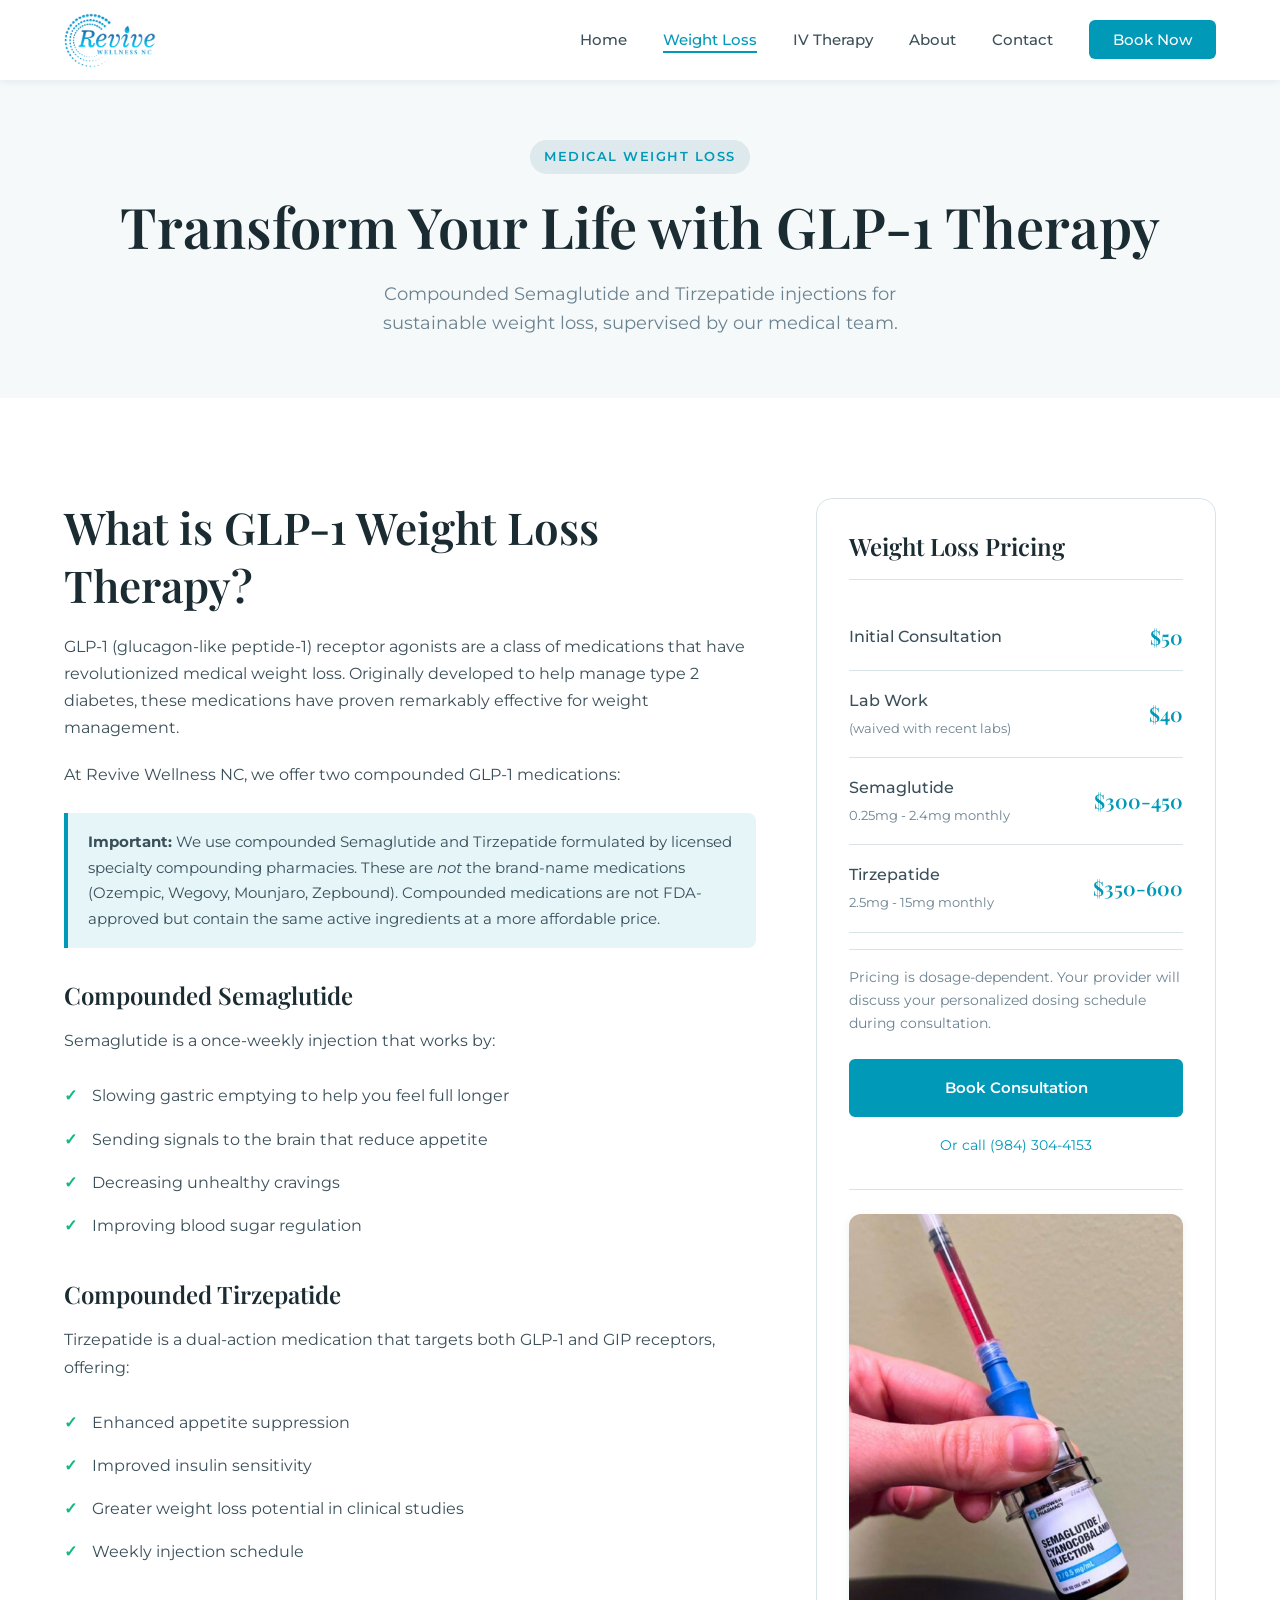
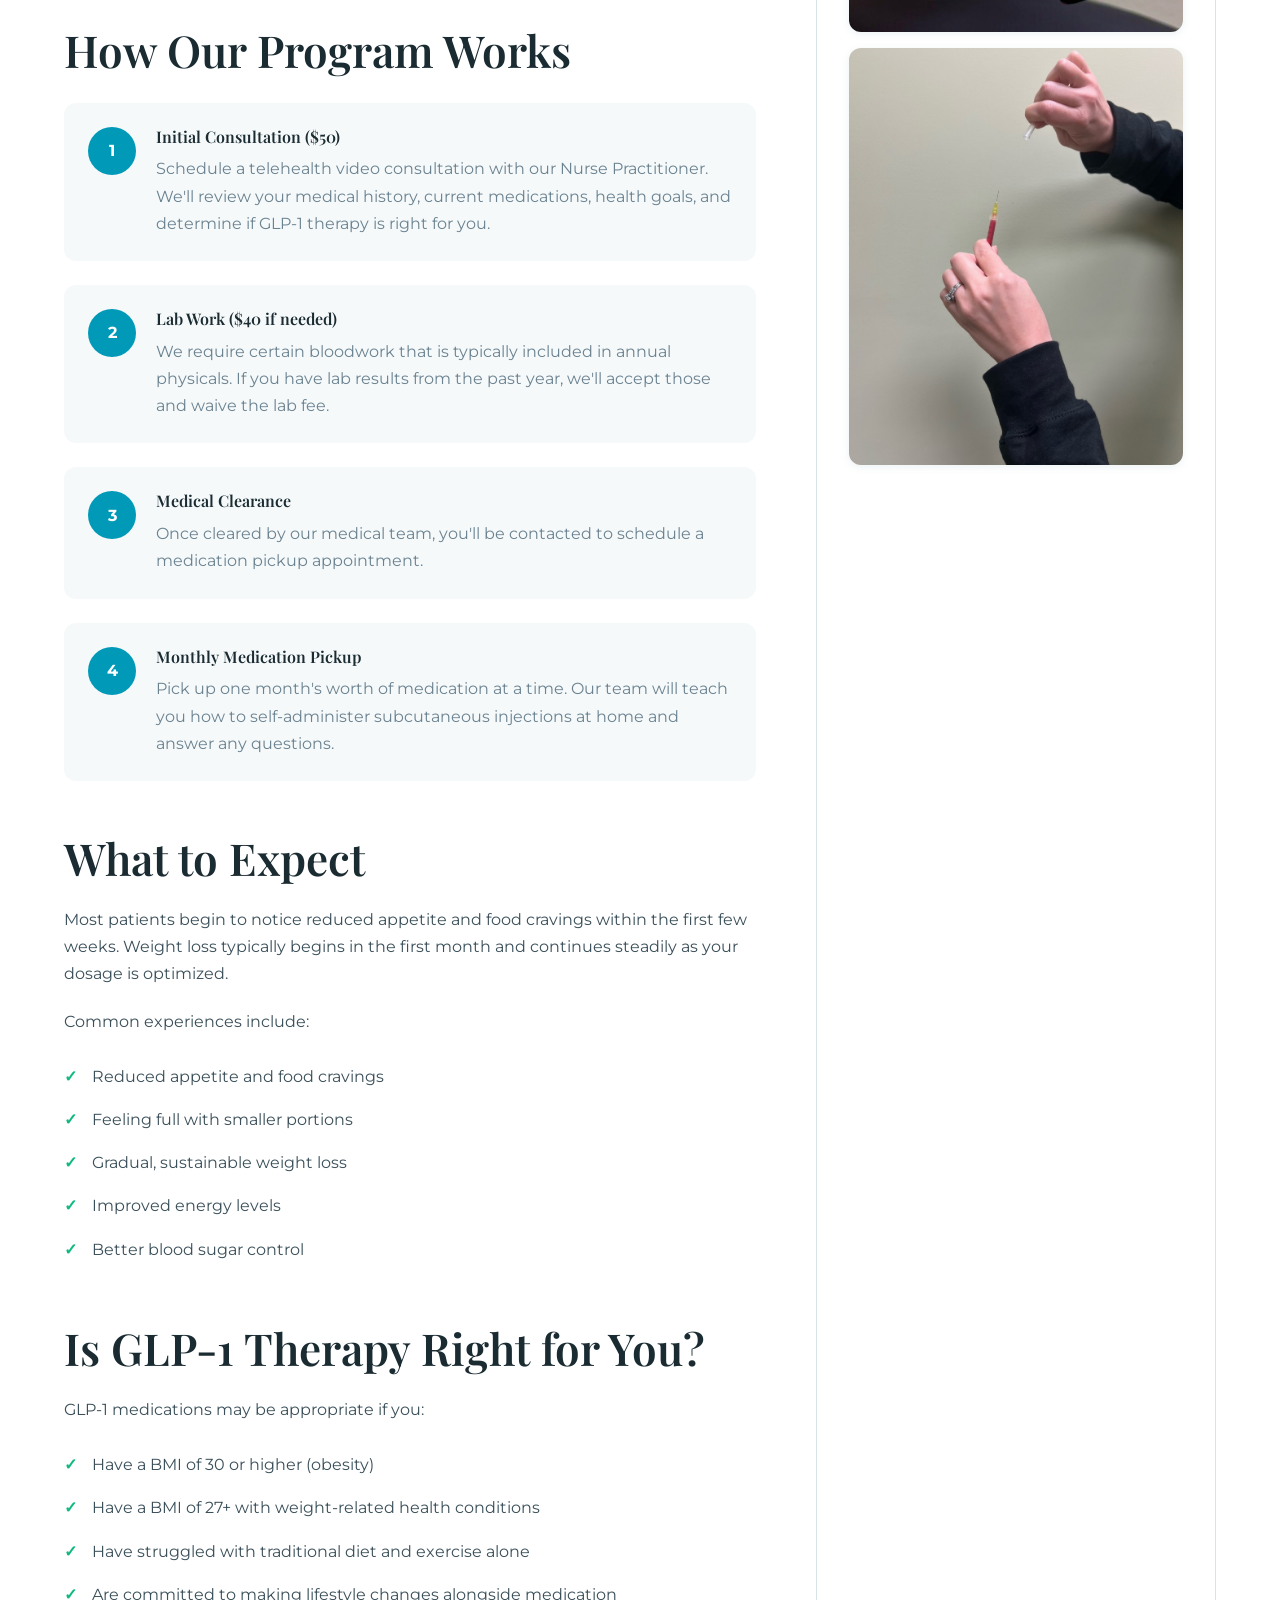
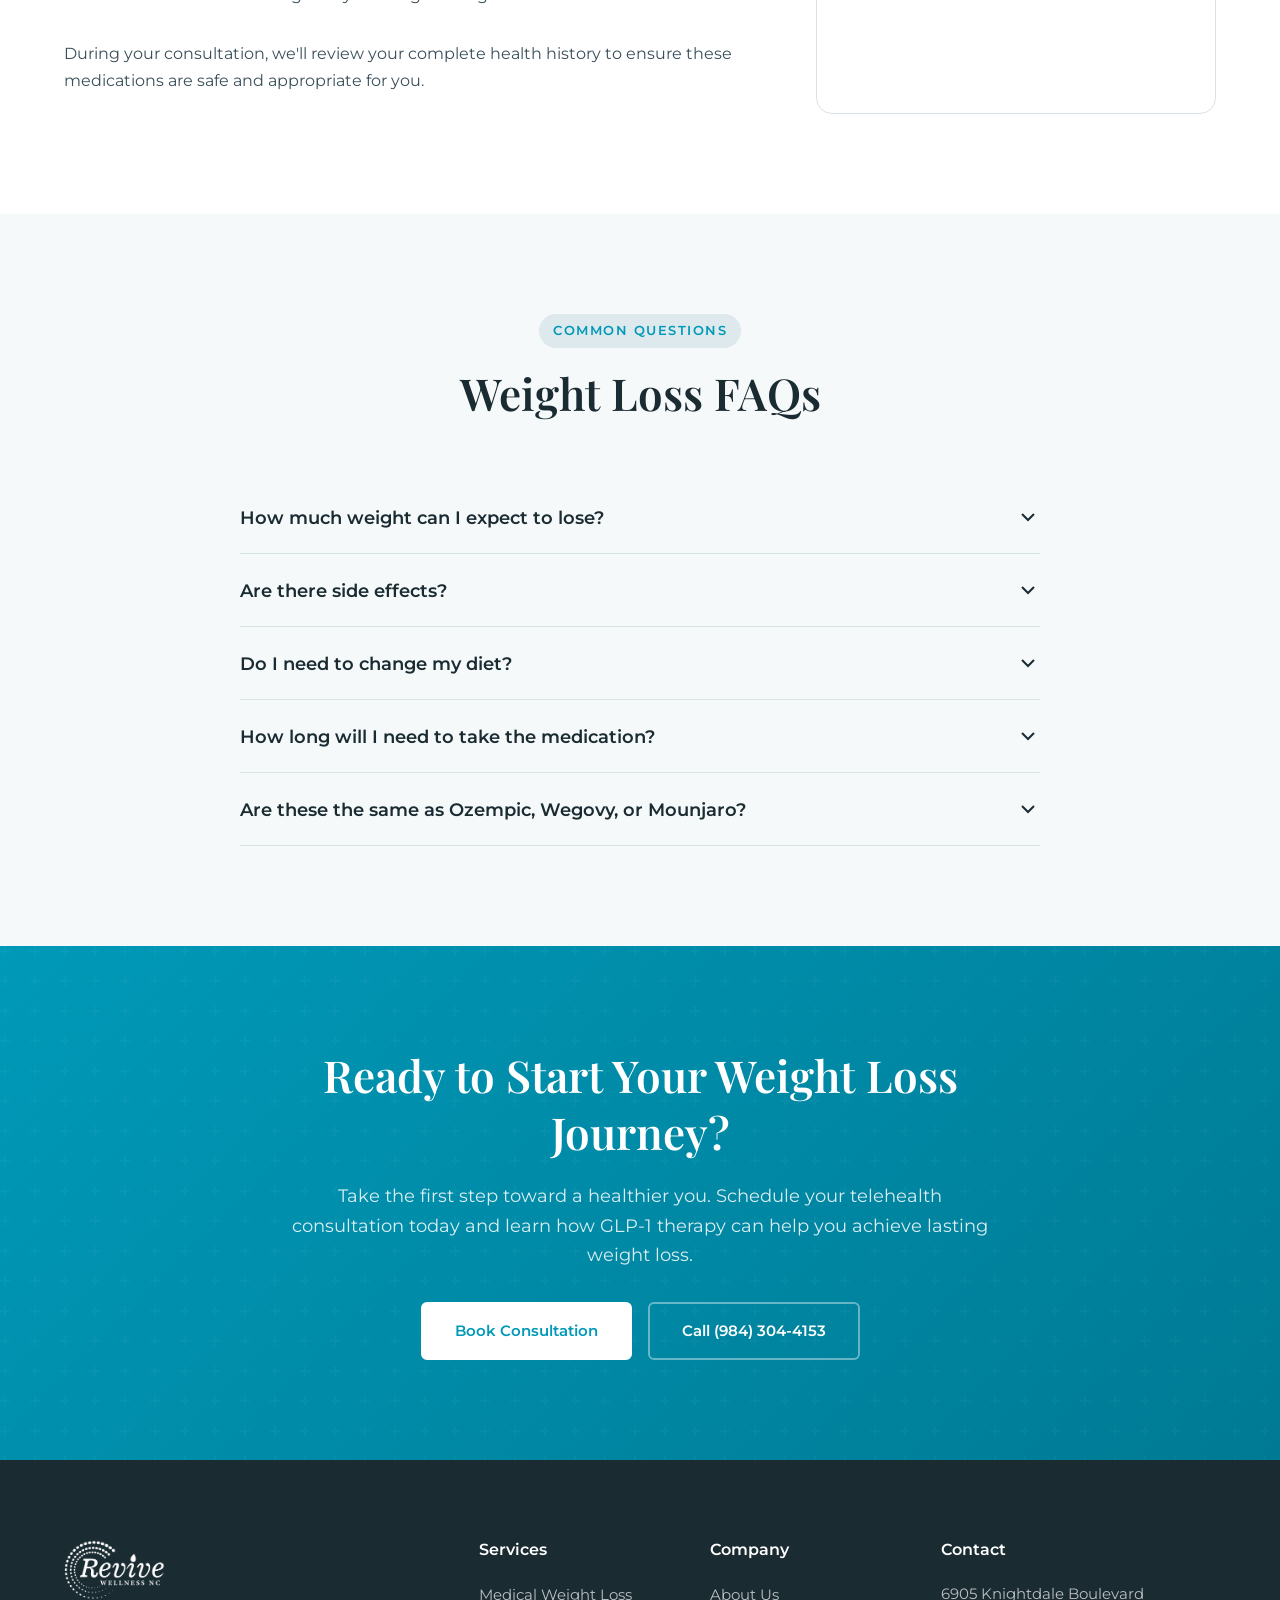
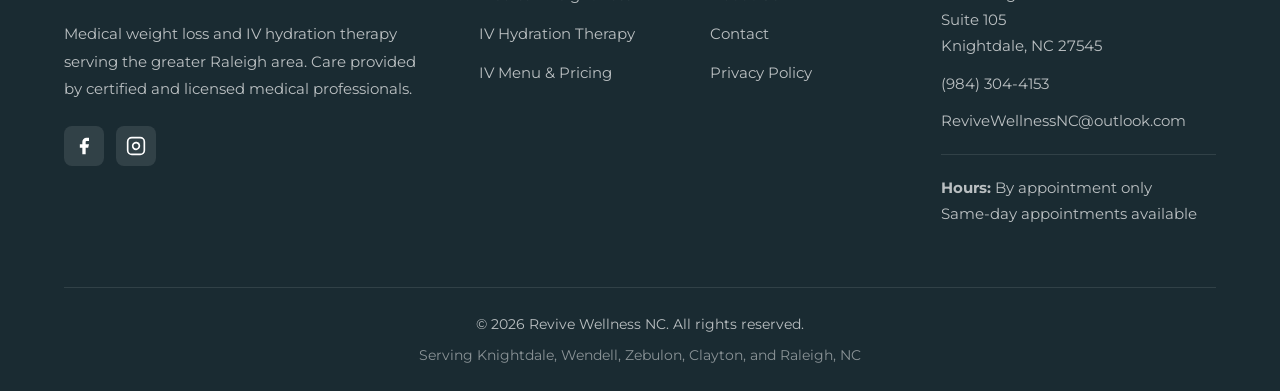
<file: weight-loss.html>
<!DOCTYPE html>
<html lang="en">
<head>
    <meta charset="UTF-8">
    <meta name="viewport" content="width=device-width, initial-scale=1.0">
    <title>Medical Weight Loss | Semaglutide & Tirzepatide | Revive Wellness NC</title>
    <meta name="description" content="Medical weight loss with compounded Semaglutide and Tirzepatide in Knightdale, NC. GLP-1 programs supervised by licensed medical professionals starting at $300/month.">
    <link rel="preconnect" href="https://fonts.googleapis.com">
    <link rel="preconnect" href="https://fonts.gstatic.com" crossorigin>
    <link href="https://fonts.googleapis.com/css2?family=Montserrat:wght@300;400;500;600;700&family=Playfair+Display:wght@400;500;600;700&display=swap" rel="stylesheet">
    <link rel="stylesheet" href="styles.css">
</head>
<body>
    <!-- Navigation -->
    <nav class="navbar">
        <div class="nav-container">
            <a href="index.html" class="logo">
                <img src="logo.png" alt="Revive Wellness NC" class="logo-img">
            </a>
            <button class="nav-toggle" aria-label="Toggle navigation">
                <span></span>
                <span></span>
                <span></span>
            </button>
            <ul class="nav-menu">
                <li><a href="index.html">Home</a></li>
                <li><a href="weight-loss.html" class="active">Weight Loss</a></li>
                <li><a href="iv-therapy.html">IV Therapy</a></li>
                <li><a href="about.html">About</a></li>
                <li><a href="contact.html">Contact</a></li>
                <li><a href="https://intakeq.com/booking/atbauq" class="btn-nav" target="_blank">Book Now</a></li>
            </ul>
        </div>
    </nav>

    <!-- Page Header -->
    <header class="page-header">
        <div class="container">
            <span class="section-badge">Medical Weight Loss</span>
            <h1>Transform Your Life with GLP-1 Therapy</h1>
            <p>Compounded Semaglutide and Tirzepatide injections for sustainable weight loss, supervised by our medical team.</p>
        </div>
    </header>

    <!-- Service Detail -->
    <section class="service-detail">
        <div class="container">
            <div class="service-content">
                <h2>What is GLP-1 Weight Loss Therapy?</h2>
                <p>GLP-1 (glucagon-like peptide-1) receptor agonists are a class of medications that have revolutionized medical weight loss. Originally developed to help manage type 2 diabetes, these medications have proven remarkably effective for weight management.</p>

<p>At Revive Wellness NC, we offer two compounded GLP-1 medications:</p>

                <div style="background: rgba(0, 153, 184, 0.1); border-left: 4px solid var(--primary); padding: 16px 20px; border-radius: 0 8px 8px 0; margin: 24px 0;">
                    <p style="margin: 0; font-size: 0.95rem;"><strong>Important:</strong> We use compounded Semaglutide and Tirzepatide formulated by licensed specialty compounding pharmacies. These are <em>not</em> the brand-name medications (Ozempic, Wegovy, Mounjaro, Zepbound). Compounded medications are not FDA-approved but contain the same active ingredients at a more affordable price.</p>
                </div>

                <h3 style="margin-top: 32px; margin-bottom: 16px;">Compounded Semaglutide</h3>
                <p>Semaglutide is a once-weekly injection that works by:</p>
                <ul>
                    <li>Slowing gastric emptying to help you feel full longer</li>
                    <li>Sending signals to the brain that reduce appetite</li>
                    <li>Decreasing unhealthy cravings</li>
                    <li>Improving blood sugar regulation</li>
                </ul>

                <h3 style="margin-top: 32px; margin-bottom: 16px;">Compounded Tirzepatide</h3>
                <p>Tirzepatide is a dual-action medication that targets both GLP-1 and GIP receptors, offering:</p>
                <ul>
                    <li>Enhanced appetite suppression</li>
                    <li>Improved insulin sensitivity</li>
                    <li>Greater weight loss potential in clinical studies</li>
                    <li>Weekly injection schedule</li>
                </ul>

                <h2 style="margin-top: 48px;">How Our Program Works</h2>

                <div class="program-steps" style="margin-top: 24px;">
                    <div class="program-step" style="display: flex; gap: 20px; margin-bottom: 24px; padding: 24px; background: var(--bg-light); border-radius: 12px;">
                        <div style="flex-shrink: 0; width: 48px; height: 48px; background: var(--primary); color: white; border-radius: 50%; display: flex; align-items: center; justify-content: center; font-weight: 700;">1</div>
                        <div>
                            <h4 style="margin-bottom: 8px;">Initial Consultation ($50)</h4>
                            <p style="margin: 0; color: var(--text-light);">Schedule a telehealth video consultation with our Nurse Practitioner. We'll review your medical history, current medications, health goals, and determine if GLP-1 therapy is right for you.</p>
                        </div>
                    </div>

                    <div class="program-step" style="display: flex; gap: 20px; margin-bottom: 24px; padding: 24px; background: var(--bg-light); border-radius: 12px;">
                        <div style="flex-shrink: 0; width: 48px; height: 48px; background: var(--primary); color: white; border-radius: 50%; display: flex; align-items: center; justify-content: center; font-weight: 700;">2</div>
                        <div>
                            <h4 style="margin-bottom: 8px;">Lab Work ($40 if needed)</h4>
                            <p style="margin: 0; color: var(--text-light);">We require certain bloodwork that is typically included in annual physicals. If you have lab results from the past year, we'll accept those and waive the lab fee.</p>
                        </div>
                    </div>

                    <div class="program-step" style="display: flex; gap: 20px; margin-bottom: 24px; padding: 24px; background: var(--bg-light); border-radius: 12px;">
                        <div style="flex-shrink: 0; width: 48px; height: 48px; background: var(--primary); color: white; border-radius: 50%; display: flex; align-items: center; justify-content: center; font-weight: 700;">3</div>
                        <div>
                            <h4 style="margin-bottom: 8px;">Medical Clearance</h4>
                            <p style="margin: 0; color: var(--text-light);">Once cleared by our medical team, you'll be contacted to schedule a medication pickup appointment.</p>
                        </div>
                    </div>

                    <div class="program-step" style="display: flex; gap: 20px; margin-bottom: 24px; padding: 24px; background: var(--bg-light); border-radius: 12px;">
                        <div style="flex-shrink: 0; width: 48px; height: 48px; background: var(--primary); color: white; border-radius: 50%; display: flex; align-items: center; justify-content: center; font-weight: 700;">4</div>
                        <div>
                            <h4 style="margin-bottom: 8px;">Monthly Medication Pickup</h4>
                            <p style="margin: 0; color: var(--text-light);">Pick up one month's worth of medication at a time. Our team will teach you how to self-administer subcutaneous injections at home and answer any questions.</p>
                        </div>
                    </div>
                </div>

                <h2 style="margin-top: 48px;">What to Expect</h2>
                <p>Most patients begin to notice reduced appetite and food cravings within the first few weeks. Weight loss typically begins in the first month and continues steadily as your dosage is optimized.</p>

                <p>Common experiences include:</p>
                <ul>
                    <li>Reduced appetite and food cravings</li>
                    <li>Feeling full with smaller portions</li>
                    <li>Gradual, sustainable weight loss</li>
                    <li>Improved energy levels</li>
                    <li>Better blood sugar control</li>
                </ul>

                <h2 style="margin-top: 48px;">Is GLP-1 Therapy Right for You?</h2>
                <p>GLP-1 medications may be appropriate if you:</p>
                <ul>
                    <li>Have a BMI of 30 or higher (obesity)</li>
                    <li>Have a BMI of 27+ with weight-related health conditions</li>
                    <li>Have struggled with traditional diet and exercise alone</li>
                    <li>Are committed to making lifestyle changes alongside medication</li>
                </ul>

                <p style="margin-top: 24px;">During your consultation, we'll review your complete health history to ensure these medications are safe and appropriate for you.</p>
            </div>

            <aside class="pricing-card">
                <h3>Weight Loss Pricing</h3>

                <div class="pricing-item">
                    <span class="pricing-item-name">Initial Consultation</span>
                    <span class="pricing-item-price">$50</span>
                </div>

                <div class="pricing-item">
                    <span class="pricing-item-name">Lab Work<br><small style="color: var(--text-light); font-weight: 400;">(waived with recent labs)</small></span>
                    <span class="pricing-item-price">$40</span>
                </div>

                <div class="pricing-item">
                    <span class="pricing-item-name">Semaglutide<br><small style="color: var(--text-light); font-weight: 400;">0.25mg - 2.4mg monthly</small></span>
                    <span class="pricing-item-price">$300-450</span>
                </div>

                <div class="pricing-item">
                    <span class="pricing-item-name">Tirzepatide<br><small style="color: var(--text-light); font-weight: 400;">2.5mg - 15mg monthly</small></span>
                    <span class="pricing-item-price">$350-600</span>
                </div>

                <p style="font-size: 0.85rem; color: var(--text-light); margin-top: 16px; padding-top: 16px; border-top: 1px solid var(--border);">
                    Pricing is dosage-dependent. Your provider will discuss your personalized dosing schedule during consultation.
                </p>

                <a href="https://intakeq.com/booking/atbauq" class="btn btn-primary" target="_blank">Book Consultation</a>

                <p style="text-align: center; margin-top: 16px; font-size: 0.9rem;">
                    <a href="tel:9843044153">Or call (984) 304-4153</a>
                </p>

                <div style="margin-top: 32px; padding-top: 24px; border-top: 1px solid var(--border);">
                    <img src="images/semaglutide-bottle.jpg" alt="Compounded Semaglutide medication vial" style="width: 100%; border-radius: 12px; box-shadow: var(--shadow-sm); margin-bottom: 16px;">
                    <img src="images/semaglutide-syringe.jpg" alt="Semaglutide injection syringe" style="width: 100%; border-radius: 12px; box-shadow: var(--shadow-sm);">
                </div>
            </aside>
        </div>
    </section>

    <!-- FAQ Section -->
    <section class="faq-section" style="background: var(--bg-light);">
        <div class="container">
            <div class="section-header">
                <span class="section-badge">Common Questions</span>
                <h2>Weight Loss FAQs</h2>
            </div>

            <div class="faq-list">
                <div class="faq-item">
                    <button class="faq-question">
                        How much weight can I expect to lose?
                        <svg viewBox="0 0 24 24" fill="none" stroke="currentColor" stroke-width="2"><path d="M6 9l6 6 6-6"/></svg>
                    </button>
                    <div class="faq-answer">
                        <p>Results vary by individual, but clinical studies show patients on Semaglutide lose an average of 15-20% of their body weight, while Tirzepatide patients have seen even higher results. Your personal results will depend on your starting weight, dosage, and lifestyle factors.</p>
                    </div>
                </div>

                <div class="faq-item">
                    <button class="faq-question">
                        Are there side effects?
                        <svg viewBox="0 0 24 24" fill="none" stroke="currentColor" stroke-width="2"><path d="M6 9l6 6 6-6"/></svg>
                    </button>
                    <div class="faq-answer">
                        <p>The most common side effects are gastrointestinal and typically mild, including nausea, constipation, or diarrhea. These often improve as your body adjusts to the medication. We start with lower doses and gradually increase to minimize side effects.</p>
                    </div>
                </div>

                <div class="faq-item">
                    <button class="faq-question">
                        Do I need to change my diet?
                        <svg viewBox="0 0 24 24" fill="none" stroke="currentColor" stroke-width="2"><path d="M6 9l6 6 6-6"/></svg>
                    </button>
                    <div class="faq-answer">
                        <p>While the medications help reduce appetite, combining them with healthy eating habits and regular physical activity will maximize your results and help maintain weight loss long-term. We provide guidance on nutrition during your treatment.</p>
                    </div>
                </div>

                <div class="faq-item">
                    <button class="faq-question">
                        How long will I need to take the medication?
                        <svg viewBox="0 0 24 24" fill="none" stroke="currentColor" stroke-width="2"><path d="M6 9l6 6 6-6"/></svg>
                    </button>
                    <div class="faq-answer">
                        <p>Treatment duration varies. Many patients continue medication long-term to maintain their weight loss, while others may gradually taper off once they've reached their goals and established sustainable habits. We'll work with you to determine the best approach for your situation.</p>
                    </div>
                </div>

                <div class="faq-item">
                    <button class="faq-question">
                        Are these the same as Ozempic, Wegovy, or Mounjaro?
                        <svg viewBox="0 0 24 24" fill="none" stroke="currentColor" stroke-width="2"><path d="M6 9l6 6 6-6"/></svg>
                    </button>
                    <div class="faq-answer">
                        <p>No. We use <strong>compounded</strong> Semaglutide and Tirzepatide, which are formulated by licensed specialty compounding pharmacies. These are not the brand-name medications (Ozempic, Wegovy, Mounjaro, Zepbound). Compounded medications contain the same active ingredients but are prepared individually by compounding pharmacies rather than manufactured by pharmaceutical companies. This allows us to offer these treatments at a more affordable price point.</p>
                    </div>
                </div>
            </div>
        </div>
    </section>

    <!-- CTA Section -->
    <section class="cta-section">
        <div class="container">
            <div class="cta-content">
                <h2>Ready to Start Your Weight Loss Journey?</h2>
                <p>Take the first step toward a healthier you. Schedule your telehealth consultation today and learn how GLP-1 therapy can help you achieve lasting weight loss.</p>
                <div class="cta-buttons">
                    <a href="https://intakeq.com/booking/atbauq" class="btn btn-white" target="_blank">Book Consultation</a>
                    <a href="tel:9843044153" class="btn btn-outline-white">Call (984) 304-4153</a>
                </div>
            </div>
        </div>
    </section>

    <!-- Footer -->
    <footer class="footer">
        <div class="container">
            <div class="footer-grid">
                <div class="footer-brand">
                    <a href="index.html" class="logo">
                        <img src="logo.png" alt="Revive Wellness NC" class="logo-img">
                    </a>
                    <p>Medical weight loss and IV hydration therapy serving the greater Raleigh area. Care provided by certified and licensed medical professionals.</p>
                    <div class="footer-social">
                        <a href="https://www.facebook.com/revivewellnessnc" target="_blank" aria-label="Facebook">
                            <svg viewBox="0 0 24 24" fill="currentColor"><path d="M18 2h-3a5 5 0 0 0-5 5v3H7v4h3v8h4v-8h3l1-4h-4V7a1 1 0 0 1 1-1h3z"/></svg>
                        </a>
                        <a href="https://www.instagram.com/revivewellnessnc" target="_blank" aria-label="Instagram">
                            <svg viewBox="0 0 24 24" fill="none" stroke="currentColor" stroke-width="2"><rect x="2" y="2" width="20" height="20" rx="5"/><path d="M16 11.37A4 4 0 1 1 12.63 8 4 4 0 0 1 16 11.37z"/><line x1="17.5" y1="6.5" x2="17.51" y2="6.5"/></svg>
                        </a>
                    </div>
                </div>
                <div class="footer-links">
                    <h4>Services</h4>
                    <ul>
                        <li><a href="weight-loss.html">Medical Weight Loss</a></li>
                        <li><a href="iv-therapy.html">IV Hydration Therapy</a></li>
                        <li><a href="iv-therapy.html#menu">IV Menu & Pricing</a></li>
                    </ul>
                </div>
                <div class="footer-links">
                    <h4>Company</h4>
                    <ul>
                        <li><a href="about.html">About Us</a></li>
                        <li><a href="contact.html">Contact</a></li>
                        <li><a href="privacy.html">Privacy Policy</a></li>
                    </ul>
                </div>
                <div class="footer-contact">
                    <h4>Contact</h4>
                    <address>
                        <p>6905 Knightdale Boulevard<br>Suite 105<br>Knightdale, NC 27545</p>
                        <p><a href="tel:9843044153">(984) 304-4153</a></p>
                        <p><a href="mailto:ReviveWellnessNC@outlook.com">ReviveWellnessNC@outlook.com</a></p>
                    </address>
                    <p class="hours"><strong>Hours:</strong> By appointment only<br>Same-day appointments available</p>
                </div>
            </div>
            <div class="footer-bottom">
                <p>&copy; 2026 Revive Wellness NC. All rights reserved.</p>
                <p class="footer-areas">Serving Knightdale, Wendell, Zebulon, Clayton, and Raleigh, NC</p>
            </div>
        </div>
    </footer>

    <script src="main.js"></script>
</body>
</html>
</file>
<file: styles.css>
/* ===== CSS Variables ===== */
:root {
    /* Primary Colors - Matching Revive Wellness Logo */
    --primary: #0099B8;
    --primary-dark: #007A94;
    --primary-light: #00B4D8;

    /* Accent Colors */
    --accent: #48CAE4;
    --accent-light: #90E0EF;

    /* Neutral Colors */
    --dark: #1A2B32;
    --text: #3A4F59;
    --text-light: #6B8290;
    --border: #D8E3E8;
    --bg-light: #F5F9FA;
    --white: #FFFFFF;

    /* Status Colors */
    --success: #10B981;
    --warning: #F59E0B;

    /* Typography */
    --font-heading: 'Playfair Display', Georgia, serif;
    --font-body: 'Montserrat', -apple-system, BlinkMacSystemFont, sans-serif;

    /* Spacing */
    --section-padding: 100px;
    --container-max: 1200px;

    /* Transitions */
    --transition: all 0.3s ease;

    /* Shadows */
    --shadow-sm: 0 2px 8px rgba(11, 93, 111, 0.08);
    --shadow-md: 0 4px 20px rgba(11, 93, 111, 0.12);
    --shadow-lg: 0 8px 40px rgba(11, 93, 111, 0.16);
}

/* ===== Reset & Base ===== */
*, *::before, *::after {
    box-sizing: border-box;
    margin: 0;
    padding: 0;
}

html {
    scroll-behavior: smooth;
}

body {
    font-family: var(--font-body);
    font-size: 16px;
    line-height: 1.7;
    color: var(--text);
    background-color: var(--white);
    -webkit-font-smoothing: antialiased;
}

h1, h2, h3, h4, h5, h6 {
    font-family: var(--font-heading);
    color: var(--dark);
    line-height: 1.3;
    font-weight: 600;
}

h1 { font-size: clamp(2.5rem, 5vw, 3.5rem); }
h2 { font-size: clamp(2rem, 4vw, 2.75rem); }
h3 { font-size: clamp(1.25rem, 2.5vw, 1.5rem); }

a {
    color: var(--primary);
    text-decoration: none;
    transition: var(--transition);
}

a:hover {
    color: var(--primary-light);
}

img {
    max-width: 100%;
    height: auto;
    display: block;
}

ul {
    list-style: none;
}

.container {
    max-width: var(--container-max);
    margin: 0 auto;
    padding: 0 24px;
}

/* ===== Buttons ===== */
.btn {
    display: inline-flex;
    align-items: center;
    justify-content: center;
    padding: 14px 32px;
    font-family: var(--font-body);
    font-size: 0.95rem;
    font-weight: 600;
    border-radius: 6px;
    border: 2px solid transparent;
    cursor: pointer;
    transition: var(--transition);
    text-align: center;
}

.btn-primary {
    background: var(--primary);
    color: var(--white);
    border-color: var(--primary);
}

.btn-primary:hover {
    background: var(--primary-dark);
    border-color: var(--primary-dark);
    color: var(--white);
    transform: translateY(-2px);
    box-shadow: var(--shadow-md);
}

.btn-secondary {
    background: transparent;
    color: var(--primary);
    border-color: var(--primary);
}

.btn-secondary:hover {
    background: var(--primary);
    color: var(--white);
}

.btn-outline {
    background: transparent;
    color: var(--primary);
    border-color: var(--border);
}

.btn-outline:hover {
    border-color: var(--primary);
    background: var(--bg-light);
}

.btn-white {
    background: var(--white);
    color: var(--primary);
    border-color: var(--white);
}

.btn-white:hover {
    background: var(--bg-light);
    transform: translateY(-2px);
}

.btn-outline-white {
    background: transparent;
    color: var(--white);
    border-color: rgba(255,255,255,0.4);
}

.btn-outline-white:hover {
    background: rgba(255,255,255,0.1);
    border-color: var(--white);
    color: var(--white);
}

/* ===== Navigation ===== */
.navbar {
    position: fixed;
    top: 0;
    left: 0;
    right: 0;
    z-index: 1000;
    background: var(--white);
    box-shadow: var(--shadow-sm);
    transition: var(--transition);
}

.nav-container {
    max-width: var(--container-max);
    margin: 0 auto;
    padding: 0 24px;
    display: flex;
    align-items: center;
    justify-content: space-between;
    height: 80px;
}

.logo {
    display: flex;
    align-items: center;
    gap: 10px;
    color: var(--primary);
}

.logo-img {
    height: 55px;
    width: auto;
}

.logo-icon {
    width: 40px;
    height: 40px;
    color: var(--primary);
}

.logo-text {
    font-family: var(--font-heading);
    font-size: 1.5rem;
    font-weight: 600;
    color: var(--dark);
}

.logo-accent {
    color: var(--primary);
}

.nav-menu {
    display: flex;
    align-items: center;
    gap: 36px;
}

.nav-menu a {
    font-size: 0.95rem;
    font-weight: 500;
    color: var(--text);
    position: relative;
}

.nav-menu a:hover,
.nav-menu a.active {
    color: var(--primary);
}

.nav-menu a::after {
    content: '';
    position: absolute;
    bottom: -4px;
    left: 0;
    width: 0;
    height: 2px;
    background: var(--primary);
    transition: var(--transition);
}

.nav-menu a:hover::after,
.nav-menu a.active::after {
    width: 100%;
}

.btn-nav {
    padding: 10px 24px !important;
    background: var(--primary);
    color: var(--white) !important;
    border-radius: 6px;
}

.btn-nav:hover {
    background: var(--primary-dark);
    color: var(--white) !important;
}

.btn-nav::after {
    display: none !important;
}

.nav-toggle {
    display: none;
    flex-direction: column;
    gap: 5px;
    background: none;
    border: none;
    cursor: pointer;
    padding: 5px;
}

.nav-toggle span {
    width: 24px;
    height: 2px;
    background: var(--dark);
    transition: var(--transition);
}

/* ===== Hero Section ===== */
.hero {
    padding: 140px 24px 100px;
    min-height: 90vh;
    display: flex;
    align-items: center;
    background: linear-gradient(135deg, var(--bg-light) 0%, var(--white) 100%);
    position: relative;
    overflow: hidden;
}

.hero::before {
    content: '';
    position: absolute;
    top: -50%;
    right: -20%;
    width: 80%;
    height: 150%;
    background: radial-gradient(ellipse, rgba(43, 163, 185, 0.08) 0%, transparent 70%);
    pointer-events: none;
}

.hero-content {
    max-width: 600px;
    position: relative;
    z-index: 2;
}

.hero-badge {
    display: inline-block;
    padding: 8px 16px;
    background: rgba(11, 93, 111, 0.1);
    color: var(--primary);
    font-size: 0.85rem;
    font-weight: 600;
    text-transform: uppercase;
    letter-spacing: 1px;
    border-radius: 30px;
    margin-bottom: 24px;
}

.hero h1 {
    margin-bottom: 24px;
}

.hero .highlight {
    color: var(--primary);
    position: relative;
}

.hero-subtitle {
    font-size: 1.15rem;
    color: var(--text-light);
    margin-bottom: 36px;
    max-width: 500px;
}

.hero-cta {
    display: flex;
    gap: 16px;
    flex-wrap: wrap;
    margin-bottom: 48px;
}

.hero-stats {
    display: flex;
    gap: 40px;
}

.stat {
    text-align: center;
}

.stat-number {
    display: block;
    font-family: var(--font-heading);
    font-size: 2rem;
    font-weight: 700;
    color: var(--primary);
}

.stat-label {
    font-size: 0.85rem;
    color: var(--text-light);
}

.hero-image {
    position: absolute;
    right: 0;
    top: 50%;
    transform: translateY(-50%);
    width: 45%;
    height: 80%;
    z-index: 1;
}

.hero-image-wrapper {
    width: 100%;
    height: 100%;
    position: relative;
}

.hero-image-bg {
    width: 100%;
    height: 100%;
    background: linear-gradient(135deg, var(--accent-light) 0%, var(--accent) 100%);
    border-radius: 0 0 0 80px;
    opacity: 0.15;
}

/* ===== Section Styles ===== */
.section-header {
    text-align: center;
    max-width: 600px;
    margin: 0 auto 60px;
}

.section-badge {
    display: inline-block;
    padding: 6px 14px;
    background: rgba(11, 93, 111, 0.1);
    color: var(--primary);
    font-size: 0.8rem;
    font-weight: 600;
    text-transform: uppercase;
    letter-spacing: 1.5px;
    border-radius: 30px;
    margin-bottom: 16px;
}

.section-header h2 {
    margin-bottom: 16px;
}

.section-header p {
    color: var(--text-light);
    font-size: 1.1rem;
}

/* ===== Services Overview ===== */
.services-overview {
    padding: var(--section-padding) 0;
    background: var(--white);
}

.services-grid {
    display: grid;
    grid-template-columns: repeat(2, 1fr);
    gap: 32px;
}

.service-card {
    background: var(--white);
    border: 1px solid var(--border);
    border-radius: 16px;
    padding: 40px;
    transition: var(--transition);
    position: relative;
}

.service-card:hover {
    box-shadow: var(--shadow-lg);
    transform: translateY(-4px);
}

.service-card.featured {
    border-color: var(--primary);
    box-shadow: var(--shadow-md);
}

.service-card.featured::before {
    content: '';
    position: absolute;
    top: 0;
    left: 0;
    right: 0;
    height: 4px;
    background: linear-gradient(90deg, var(--primary), var(--accent));
    border-radius: 16px 16px 0 0;
}

.service-badge {
    position: absolute;
    top: 20px;
    right: 20px;
    padding: 6px 12px;
    background: var(--success);
    color: var(--white);
    font-size: 0.75rem;
    font-weight: 600;
    text-transform: uppercase;
    letter-spacing: 0.5px;
    border-radius: 4px;
}

.service-icon {
    width: 60px;
    height: 60px;
    color: var(--primary);
    margin-bottom: 24px;
}

.service-card h3 {
    margin-bottom: 16px;
    font-size: 1.5rem;
}

.service-card > p {
    color: var(--text-light);
    margin-bottom: 24px;
}

.service-features {
    margin-bottom: 24px;
}

.service-features li {
    padding: 8px 0;
    padding-left: 28px;
    position: relative;
    color: var(--text);
    font-size: 0.95rem;
}

.service-features li::before {
    content: '';
    position: absolute;
    left: 0;
    top: 50%;
    transform: translateY(-50%);
    width: 18px;
    height: 18px;
    background: var(--bg-light);
    border-radius: 50%;
    border: 2px solid var(--primary);
}

.service-features li::after {
    content: '';
    position: absolute;
    left: 6px;
    top: 50%;
    transform: translateY(-50%);
    width: 6px;
    height: 6px;
    background: var(--primary);
    border-radius: 50%;
}

.service-pricing {
    padding: 20px 0;
    border-top: 1px solid var(--border);
    margin-bottom: 24px;
}

.price-label {
    display: block;
    font-size: 0.85rem;
    color: var(--text-light);
    margin-bottom: 4px;
}

.price {
    font-family: var(--font-heading);
    font-size: 2rem;
    font-weight: 700;
    color: var(--primary);
}

.price span {
    font-size: 1rem;
    font-weight: 400;
    color: var(--text-light);
}

/* ===== Why Us Section ===== */
.why-us {
    padding: var(--section-padding) 0;
    background: var(--bg-light);
}

.why-us .container {
    display: grid;
    grid-template-columns: 1fr 1fr;
    gap: 80px;
    align-items: center;
}

.why-us-content .section-badge {
    margin-bottom: 16px;
}

.why-us-content h2 {
    margin-bottom: 16px;
}

.why-us-content > p {
    color: var(--text-light);
    font-size: 1.1rem;
    margin-bottom: 40px;
}

.why-us-features {
    display: grid;
    gap: 28px;
}

.feature {
    display: flex;
    gap: 20px;
}

.feature-icon {
    flex-shrink: 0;
    width: 48px;
    height: 48px;
    background: var(--white);
    border-radius: 12px;
    display: flex;
    align-items: center;
    justify-content: center;
    box-shadow: var(--shadow-sm);
}

.feature-icon svg {
    width: 24px;
    height: 24px;
    color: var(--primary);
}

.feature-content h4 {
    font-family: var(--font-body);
    font-size: 1.1rem;
    font-weight: 600;
    margin-bottom: 6px;
}

.feature-content p {
    font-size: 0.95rem;
    color: var(--text-light);
}

.why-us-image {
    position: relative;
}

.image-frame {
    position: relative;
    border-radius: 16px;
    overflow: hidden;
    box-shadow: var(--shadow-lg);
}

.image-frame::before {
    content: '';
    position: absolute;
    top: -20px;
    right: -20px;
    width: 100%;
    height: 100%;
    border: 3px solid var(--primary);
    border-radius: 16px;
    z-index: -1;
}

.image-placeholder {
    width: 100%;
    padding-top: 120%;
    background: linear-gradient(135deg, var(--accent-light) 0%, var(--primary-light) 100%);
}

.clinic-image {
    background: linear-gradient(135deg, #e8f4f6 0%, #cce7ec 100%);
}

/* ===== How It Works ===== */
.how-it-works {
    padding: var(--section-padding) 0;
    background: var(--white);
}

.steps-grid {
    display: grid;
    grid-template-columns: repeat(3, 1fr);
    gap: 40px;
    margin-bottom: 48px;
}

.step {
    text-align: center;
    padding: 40px 30px;
    background: var(--bg-light);
    border-radius: 16px;
    position: relative;
}

.step-number {
    font-family: var(--font-heading);
    font-size: 3rem;
    font-weight: 700;
    color: var(--primary);
    opacity: 0.2;
    margin-bottom: 16px;
}

.step h3 {
    margin-bottom: 12px;
}

.step p {
    font-size: 0.95rem;
    color: var(--text-light);
}

.steps-cta {
    text-align: center;
}

/* ===== Testimonials ===== */
.testimonials {
    padding: var(--section-padding) 0;
    background: var(--bg-light);
}

.testimonials-grid {
    display: grid;
    grid-template-columns: repeat(2, 1fr);
    gap: 32px;
    margin-bottom: 48px;
}

.testimonial-card {
    background: var(--white);
    padding: 32px;
    border-radius: 16px;
    box-shadow: var(--shadow-sm);
}

.testimonial-rating {
    color: #F59E0B;
    font-size: 1.25rem;
    margin-bottom: 16px;
}

.testimonial-card p {
    font-size: 0.95rem;
    font-style: italic;
    margin-bottom: 20px;
    color: var(--text);
}

.testimonial-author {
    display: flex;
    flex-direction: column;
}

.author-name {
    font-weight: 600;
    color: var(--dark);
}

.author-source {
    font-size: 0.85rem;
    color: var(--text-light);
}

.testimonials-badges {
    display: flex;
    justify-content: center;
    gap: 32px;
}

.review-badge {
    display: flex;
    align-items: center;
    gap: 10px;
    padding: 12px 24px;
    background: var(--white);
    border-radius: 50px;
    box-shadow: var(--shadow-sm);
    font-weight: 600;
    color: var(--dark);
}

.review-badge img {
    width: 24px;
    height: 24px;
}

/* ===== CTA Section ===== */
.cta-section {
    padding: var(--section-padding) 0;
    background: linear-gradient(135deg, var(--primary) 0%, var(--primary-dark) 100%);
    position: relative;
    overflow: hidden;
}

.cta-section::before {
    content: '';
    position: absolute;
    top: 0;
    left: 0;
    right: 0;
    bottom: 0;
    background: url("data:image/svg+xml,%3Csvg width='60' height='60' viewBox='0 0 60 60' xmlns='http://www.w3.org/2000/svg'%3E%3Cg fill='none' fill-rule='evenodd'%3E%3Cg fill='%23ffffff' fill-opacity='0.05'%3E%3Cpath d='M36 34v-4h-2v4h-4v2h4v4h2v-4h4v-2h-4zm0-30V0h-2v4h-4v2h4v4h2V6h4V4h-4zM6 34v-4H4v4H0v2h4v4h2v-4h4v-2H6zM6 4V0H4v4H0v2h4v4h2V6h4V4H6z'/%3E%3C/g%3E%3C/g%3E%3C/svg%3E");
    opacity: 0.5;
}

.cta-content {
    text-align: center;
    position: relative;
    z-index: 2;
    max-width: 700px;
    margin: 0 auto;
}

.cta-content h2 {
    color: var(--white);
    margin-bottom: 20px;
}

.cta-content p {
    color: rgba(255,255,255,0.85);
    font-size: 1.1rem;
    margin-bottom: 32px;
}

.cta-buttons {
    display: flex;
    justify-content: center;
    gap: 16px;
    flex-wrap: wrap;
}

/* ===== Footer ===== */
.footer {
    background: var(--dark);
    color: rgba(255,255,255,0.7);
    padding: 80px 0 0;
}

.footer-grid {
    display: grid;
    grid-template-columns: 2fr 1fr 1fr 1.5fr;
    gap: 48px;
    padding-bottom: 48px;
    border-bottom: 1px solid rgba(255,255,255,0.1);
}

.footer-brand .logo {
    margin-bottom: 20px;
    color: var(--white);
}

.footer-brand .logo-img {
    height: 60px;
    width: auto;
    filter: brightness(0) invert(1);
}

.footer-brand .logo-text {
    color: var(--white);
}

.footer-brand p {
    font-size: 0.95rem;
    line-height: 1.8;
    margin-bottom: 24px;
}

.footer-social {
    display: flex;
    gap: 12px;
}

.footer-social a {
    width: 40px;
    height: 40px;
    background: rgba(255,255,255,0.1);
    border-radius: 8px;
    display: flex;
    align-items: center;
    justify-content: center;
    color: var(--white);
    transition: var(--transition);
}

.footer-social a:hover {
    background: var(--primary);
}

.footer-social svg {
    width: 20px;
    height: 20px;
}

.footer-links h4,
.footer-contact h4 {
    color: var(--white);
    font-family: var(--font-body);
    font-size: 1rem;
    font-weight: 600;
    margin-bottom: 20px;
}

.footer-links ul {
    display: flex;
    flex-direction: column;
    gap: 12px;
}

.footer-links a {
    color: rgba(255,255,255,0.7);
    font-size: 0.95rem;
}

.footer-links a:hover {
    color: var(--white);
}

.footer-contact address {
    font-style: normal;
}

.footer-contact p {
    margin-bottom: 12px;
    font-size: 0.95rem;
}

.footer-contact a {
    color: rgba(255,255,255,0.7);
}

.footer-contact a:hover {
    color: var(--white);
}

.footer-contact .hours {
    margin-top: 20px;
    padding-top: 20px;
    border-top: 1px solid rgba(255,255,255,0.1);
}

.footer-bottom {
    padding: 24px 0;
    text-align: center;
    font-size: 0.9rem;
}

.footer-areas {
    margin-top: 8px;
    font-size: 0.85rem;
    opacity: 0.7;
}

/* ===== Responsive ===== */
@media (max-width: 1024px) {
    .hero {
        flex-direction: column;
        text-align: center;
        padding: 120px 24px 60px;
        min-height: auto;
    }

    .hero-content {
        max-width: 100%;
    }

    .hero-subtitle {
        max-width: 100%;
        margin-left: auto;
        margin-right: auto;
    }

    .hero-cta {
        justify-content: center;
    }

    .hero-stats {
        justify-content: center;
    }

    .hero-image {
        display: none;
    }

    .services-grid {
        grid-template-columns: 1fr;
    }

    .why-us .container {
        grid-template-columns: 1fr;
        gap: 48px;
    }

    .why-us-image {
        order: -1;
        max-width: 500px;
        margin: 0 auto;
    }

    .steps-grid {
        grid-template-columns: 1fr;
        max-width: 500px;
        margin-left: auto;
        margin-right: auto;
    }

    .testimonials-grid {
        grid-template-columns: 1fr;
        max-width: 500px;
        margin-left: auto;
        margin-right: auto;
    }

    .footer-grid {
        grid-template-columns: 1fr 1fr;
    }
}

@media (max-width: 768px) {
    :root {
        --section-padding: 60px;
    }

    .nav-menu {
        position: fixed;
        top: 80px;
        left: 0;
        right: 0;
        background: var(--white);
        flex-direction: column;
        padding: 24px;
        gap: 0;
        box-shadow: var(--shadow-md);
        transform: translateY(-150%);
        opacity: 0;
        transition: var(--transition);
    }

    .nav-menu.active {
        transform: translateY(0);
        opacity: 1;
    }

    .nav-menu li {
        width: 100%;
    }

    .nav-menu a {
        display: block;
        padding: 16px 0;
        border-bottom: 1px solid var(--border);
    }

    .nav-menu a::after {
        display: none;
    }

    .btn-nav {
        margin-top: 16px;
        width: 100%;
        text-align: center;
    }

    .nav-toggle {
        display: flex;
    }

    .nav-toggle.active span:nth-child(1) {
        transform: rotate(45deg) translate(5px, 5px);
    }

    .nav-toggle.active span:nth-child(2) {
        opacity: 0;
    }

    .nav-toggle.active span:nth-child(3) {
        transform: rotate(-45deg) translate(5px, -5px);
    }

    .hero-stats {
        flex-direction: column;
        gap: 24px;
    }

    .service-card {
        padding: 30px;
    }

    .footer-grid {
        grid-template-columns: 1fr;
        text-align: center;
    }

    .footer-social {
        justify-content: center;
    }

    .cta-buttons {
        flex-direction: column;
        align-items: center;
    }

    .cta-buttons .btn {
        width: 100%;
        max-width: 300px;
    }
}

/* ===== Page-Specific Styles ===== */
.page-header {
    padding: 140px 24px 60px;
    background: var(--bg-light);
    text-align: center;
}

.page-header .section-badge {
    margin-bottom: 16px;
}

.page-header h1 {
    margin-bottom: 16px;
}

.page-header p {
    color: var(--text-light);
    font-size: 1.1rem;
    max-width: 600px;
    margin: 0 auto;
}

/* Service Detail Page */
.service-detail {
    padding: var(--section-padding) 0;
}

.service-detail .container {
    display: grid;
    grid-template-columns: 1fr 400px;
    gap: 60px;
}

.service-content h2 {
    margin-bottom: 20px;
}

.service-content p {
    margin-bottom: 20px;
    color: var(--text);
}

.service-content ul {
    margin-bottom: 24px;
}

.service-content li {
    padding: 8px 0;
    padding-left: 28px;
    position: relative;
}

.service-content li::before {
    content: '✓';
    position: absolute;
    left: 0;
    color: var(--success);
    font-weight: 700;
}

.pricing-card {
    background: var(--white);
    border: 1px solid var(--border);
    border-radius: 16px;
    padding: 32px;
    position: sticky;
    top: 100px;
}

.pricing-card h3 {
    margin-bottom: 24px;
    padding-bottom: 16px;
    border-bottom: 1px solid var(--border);
}

.pricing-item {
    display: flex;
    justify-content: space-between;
    align-items: center;
    padding: 16px 0;
    border-bottom: 1px solid var(--border);
}

.pricing-item:last-of-type {
    border-bottom: none;
}

.pricing-item-name {
    font-weight: 500;
}

.pricing-item-price {
    font-family: var(--font-heading);
    font-size: 1.25rem;
    font-weight: 600;
    color: var(--primary);
}

.pricing-card .btn {
    width: 100%;
    margin-top: 24px;
}

@media (max-width: 1024px) {
    .service-detail .container {
        grid-template-columns: 1fr;
    }

    .pricing-card {
        position: static;
    }
}

/* IV Menu Grid */
.iv-menu-grid {
    display: grid;
    grid-template-columns: repeat(2, 1fr);
    gap: 32px;
    margin-top: 48px;
}

.iv-card {
    background: var(--white);
    border: 1px solid var(--border);
    border-radius: 16px;
    padding: 32px;
    transition: var(--transition);
}

.iv-card:hover {
    box-shadow: var(--shadow-md);
    transform: translateY(-4px);
}

.iv-card h3 {
    color: var(--primary);
    margin-bottom: 12px;
}

.iv-card p {
    color: var(--text-light);
    margin-bottom: 16px;
    font-size: 0.95rem;
}

.iv-card .ingredients {
    font-size: 0.85rem;
    color: var(--text);
    padding: 12px;
    background: var(--bg-light);
    border-radius: 8px;
    margin-bottom: 16px;
}

.iv-card .iv-price {
    font-family: var(--font-heading);
    font-size: 1.5rem;
    font-weight: 600;
    color: var(--primary);
}

@media (max-width: 768px) {
    .iv-menu-grid {
        grid-template-columns: 1fr;
    }
}

/* Contact Page */
.contact-section {
    padding: var(--section-padding) 0;
}

.contact-grid {
    display: grid;
    grid-template-columns: 1fr 1fr;
    gap: 60px;
}

.contact-info h2 {
    margin-bottom: 24px;
}

.contact-info > p {
    color: var(--text-light);
    margin-bottom: 32px;
}

.contact-details {
    display: flex;
    flex-direction: column;
    gap: 24px;
}

.contact-item {
    display: flex;
    gap: 16px;
}

.contact-item-icon {
    width: 48px;
    height: 48px;
    background: var(--bg-light);
    border-radius: 12px;
    display: flex;
    align-items: center;
    justify-content: center;
    flex-shrink: 0;
}

.contact-item-icon svg {
    width: 24px;
    height: 24px;
    color: var(--primary);
}

.contact-item h4 {
    font-family: var(--font-body);
    font-size: 1rem;
    margin-bottom: 4px;
}

.contact-item p,
.contact-item a {
    color: var(--text-light);
    font-size: 0.95rem;
}

.contact-map {
    border-radius: 16px;
    overflow: hidden;
    box-shadow: var(--shadow-md);
}

.contact-map iframe {
    width: 100%;
    height: 400px;
    border: none;
}

@media (max-width: 1024px) {
    .contact-grid {
        grid-template-columns: 1fr;
    }
}

/* FAQ Styles */
.faq-section {
    padding: var(--section-padding) 0;
}

.faq-list {
    max-width: 800px;
    margin: 0 auto;
}

.faq-item {
    border-bottom: 1px solid var(--border);
}

.faq-question {
    width: 100%;
    padding: 24px 0;
    display: flex;
    justify-content: space-between;
    align-items: center;
    background: none;
    border: none;
    cursor: pointer;
    text-align: left;
    font-family: var(--font-body);
    font-size: 1.1rem;
    font-weight: 600;
    color: var(--dark);
    transition: var(--transition);
}

.faq-question:hover {
    color: var(--primary);
}

.faq-question svg {
    width: 24px;
    height: 24px;
    transition: var(--transition);
    flex-shrink: 0;
}

.faq-item.active .faq-question svg {
    transform: rotate(180deg);
}

.faq-answer {
    max-height: 0;
    overflow: hidden;
    transition: max-height 0.3s ease;
}

.faq-item.active .faq-answer {
    max-height: 500px;
}

.faq-answer p {
    padding-bottom: 24px;
    color: var(--text-light);
}

/* ===== Enhanced Mobile Styles ===== */
@media (max-width: 768px) {
    /* About page grid */
    .about-grid {
        grid-template-columns: 1fr !important;
        gap: 40px !important;
    }

    /* Team section */
    .team-grid {
        grid-template-columns: 1fr !important;
        gap: 40px !important;
    }

    /* General two-column grids */
    [style*="grid-template-columns: 1fr 1fr"],
    [style*="grid-template-columns: repeat(2, 1fr)"] {
        grid-template-columns: 1fr !important;
        gap: 32px !important;
    }

    /* Three-column grids */
    [style*="grid-template-columns: repeat(3, 1fr)"] {
        grid-template-columns: 1fr !important;
        gap: 24px !important;
    }

    /* Section padding reduction */
    section[style*="padding: 100px"] {
        padding: 60px 0 !important;
    }

    /* Container padding */
    .container {
        padding: 0 16px;
    }

    /* Page headers */
    .page-header {
        padding: 100px 16px 40px;
    }

    .page-header h1 {
        font-size: 2rem;
    }

    /* Pricing card mobile */
    .pricing-card {
        margin-top: 32px;
    }

    /* Team member photos */
    [style*="width: 200px; height: 200px; border-radius: 50%"] {
        width: 150px !important;
        height: 150px !important;
    }

    /* Buttons stack on mobile */
    .hero-cta {
        flex-direction: column;
        align-items: center;
    }

    .hero-cta .btn {
        width: 100%;
        max-width: 280px;
    }

    /* Stats row */
    .hero-stats {
        gap: 16px;
    }

    .stat-number {
        font-size: 1.5rem;
    }

    /* Service detail layout */
    .service-detail .container {
        gap: 32px;
    }

    /* IV therapy sidebar images */
    [style*="position: sticky; top: 100px"] {
        position: static !important;
    }

    /* Testimonials badges */
    .testimonials-badges {
        flex-direction: column;
        align-items: center;
        gap: 16px;
    }

    /* Feature boxes in why-us */
    .feature {
        flex-direction: column;
        text-align: center;
    }

    .feature-icon {
        margin: 0 auto;
    }

    /* Program steps */
    .program-step {
        flex-direction: column !important;
        text-align: center;
    }

    .program-step > div:first-child {
        margin: 0 auto 16px !important;
    }

    /* Contact grid */
    .contact-grid {
        gap: 32px;
    }

    /* Footer */
    .footer {
        padding: 48px 0 0;
    }

    .footer-grid {
        gap: 32px;
    }

    .footer-brand {
        text-align: center;
    }

    .footer-brand .logo {
        justify-content: center;
    }
}

@media (max-width: 480px) {
    /* Extra small screens */
    h1 { font-size: 1.75rem; }
    h2 { font-size: 1.5rem; }
    h3 { font-size: 1.25rem; }

    .btn {
        padding: 12px 24px;
        font-size: 0.9rem;
    }

    .service-card {
        padding: 24px;
    }

    .iv-card {
        padding: 24px;
    }

    .testimonial-card {
        padding: 24px;
    }

    /* Reduce gaps */
    [style*="gap: 80px"] {
        gap: 32px !important;
    }

    [style*="gap: 48px"] {
        gap: 24px !important;
    }

    /* Hero stats horizontal on small screens */
    .hero-stats {
        flex-direction: row;
        flex-wrap: wrap;
        justify-content: center;
    }

    .stat {
        flex: 1 1 80px;
        min-width: 80px;
    }
}
</file>
